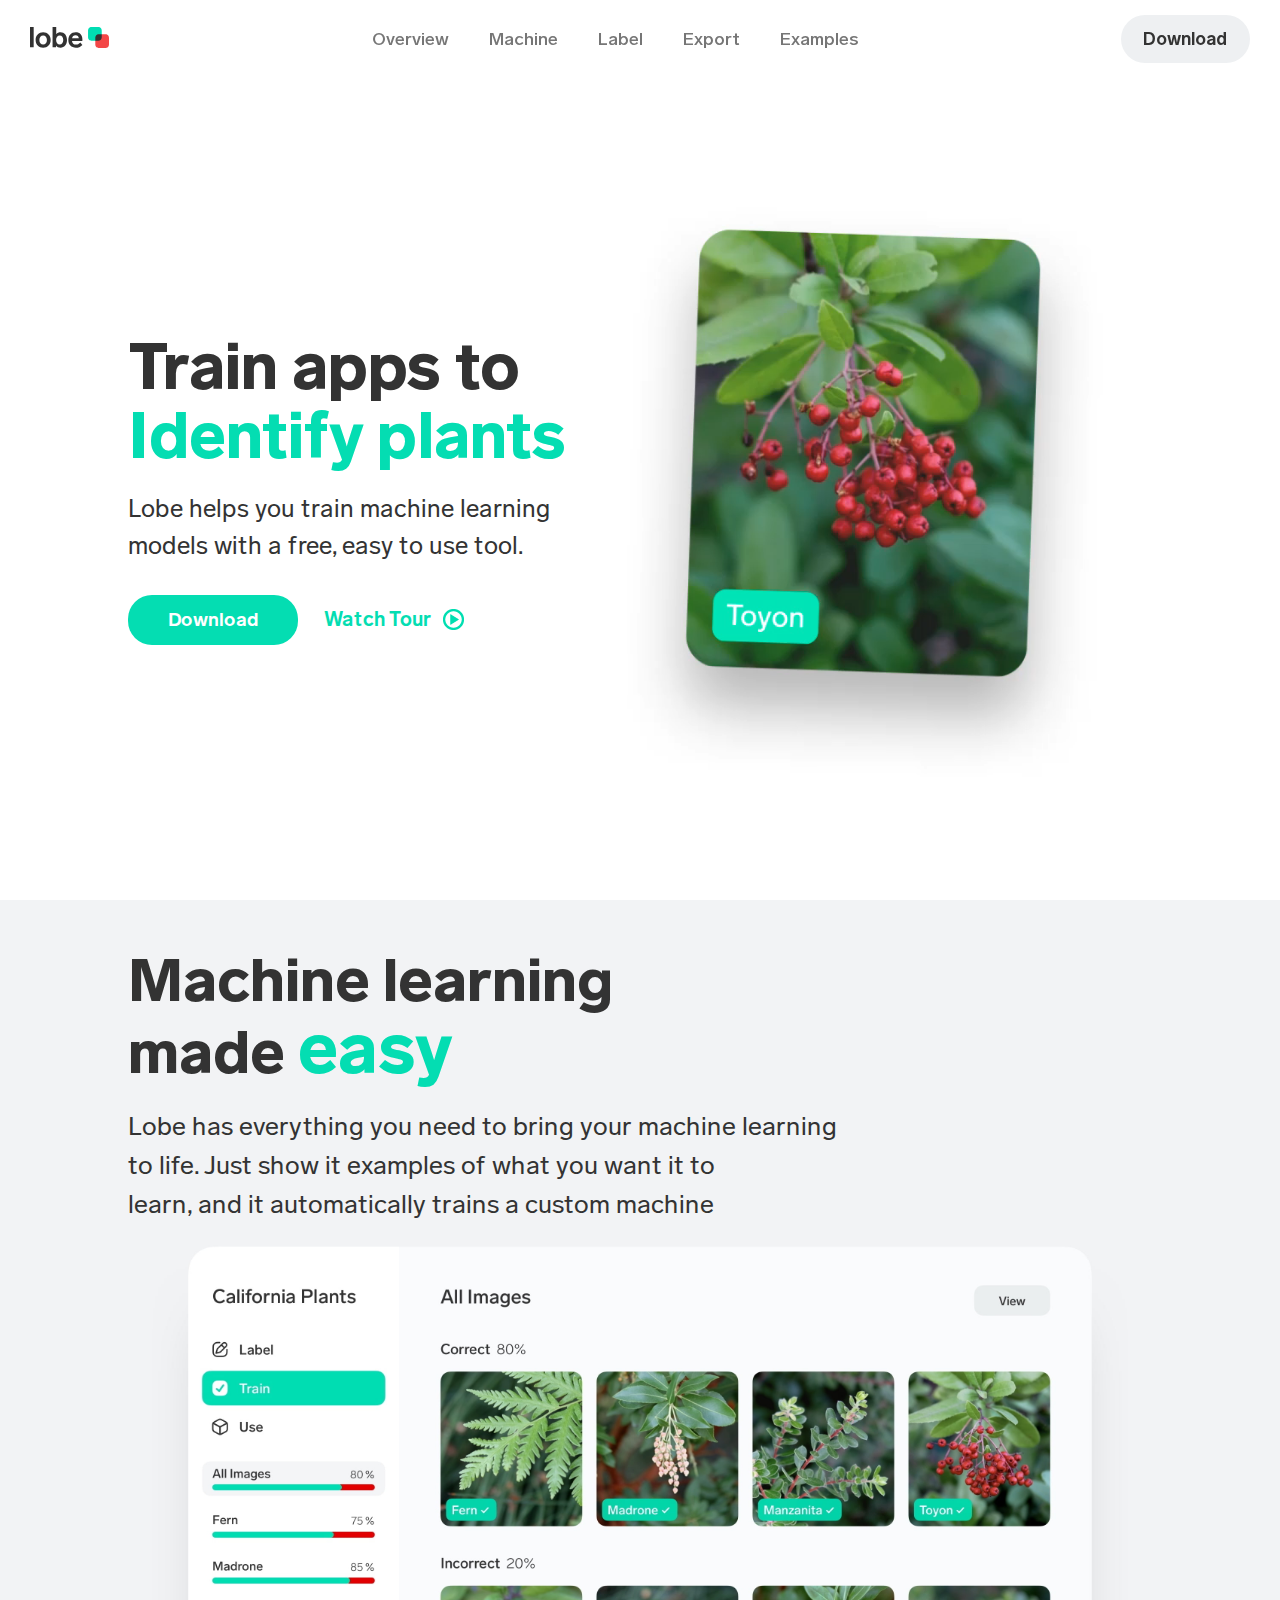
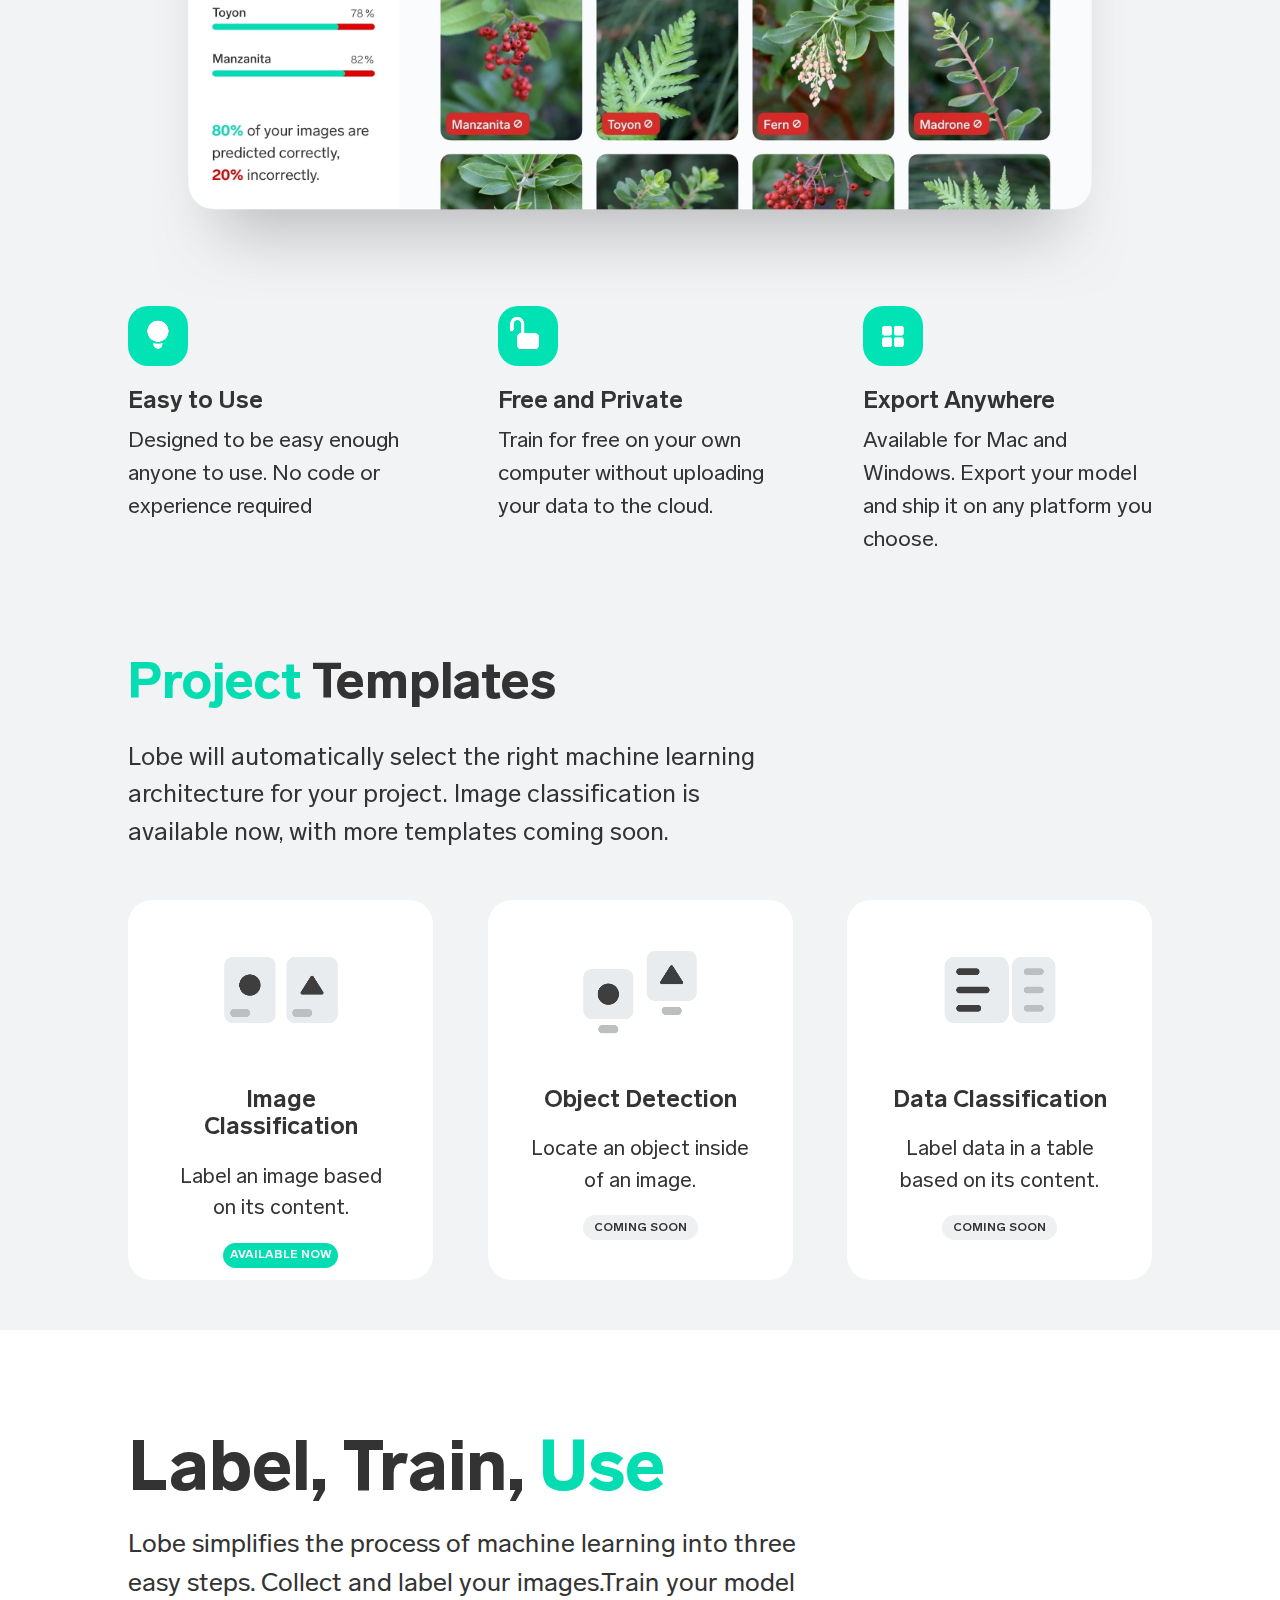
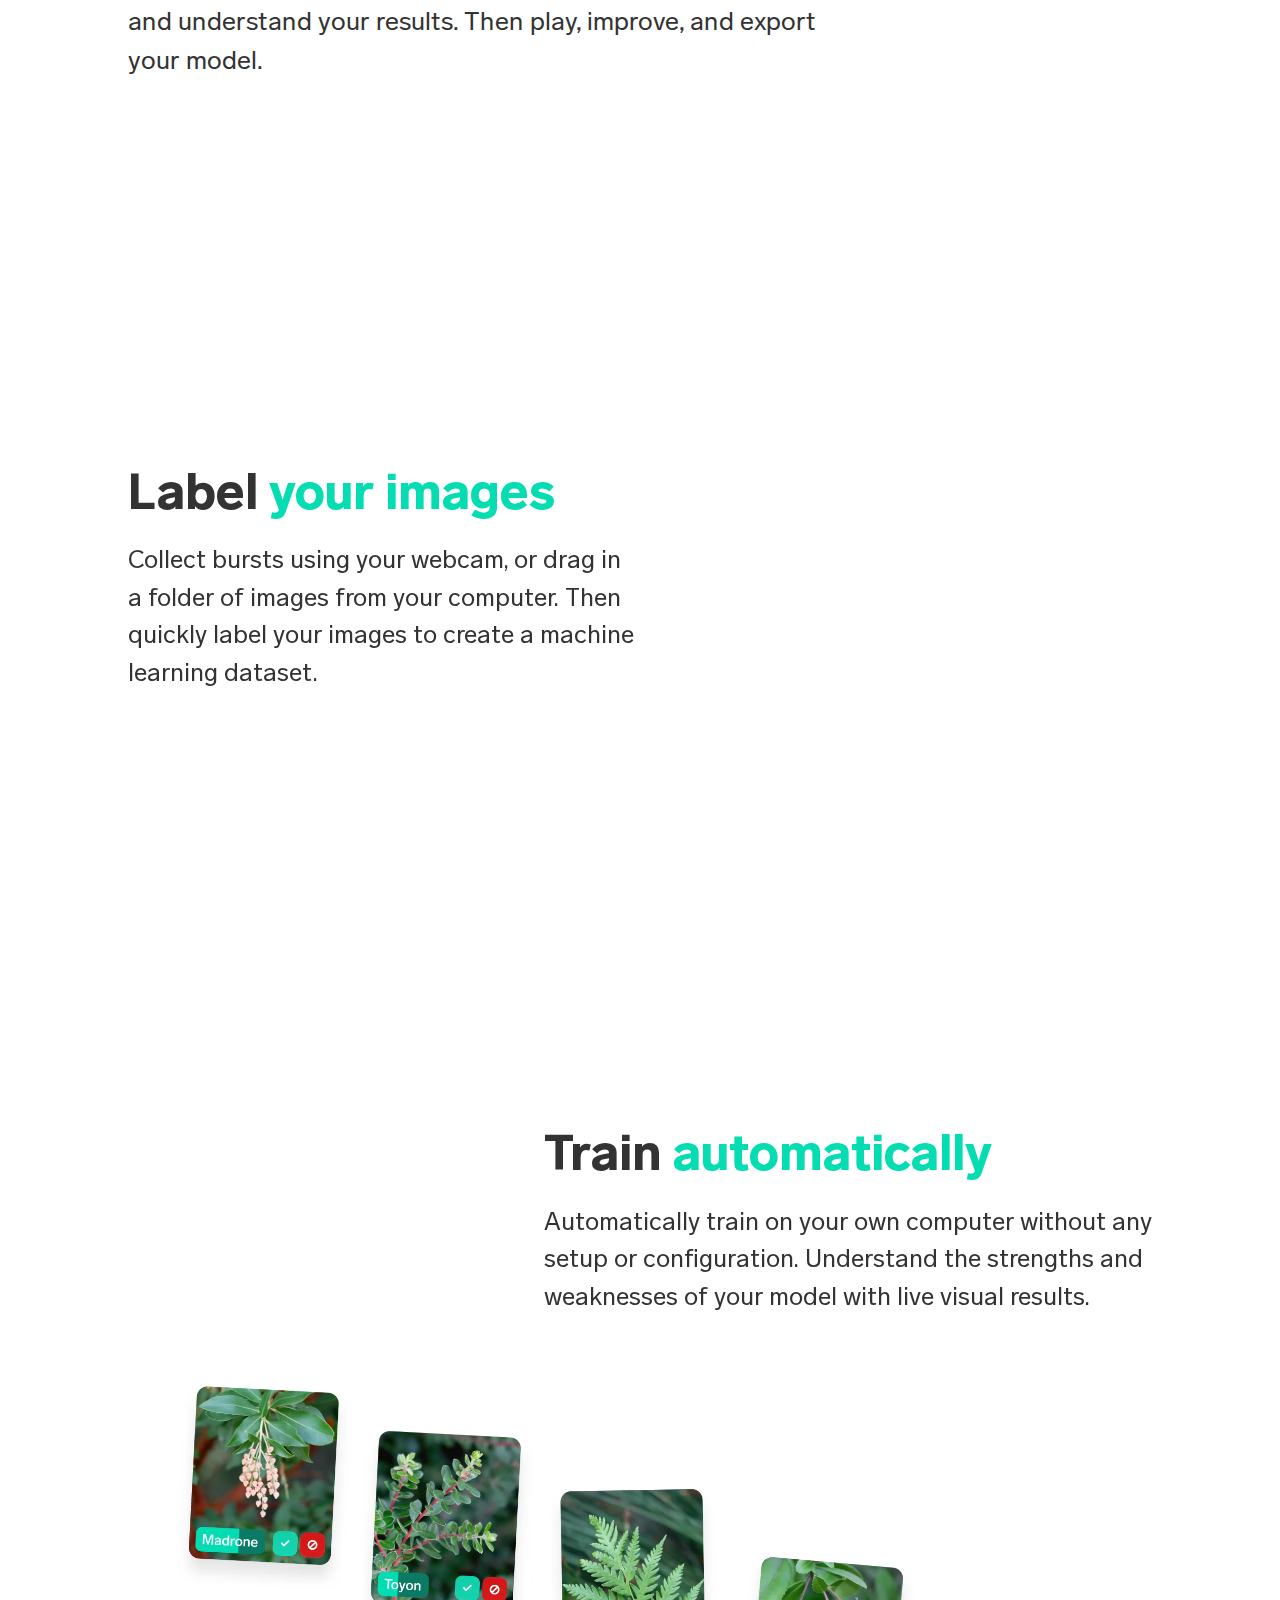
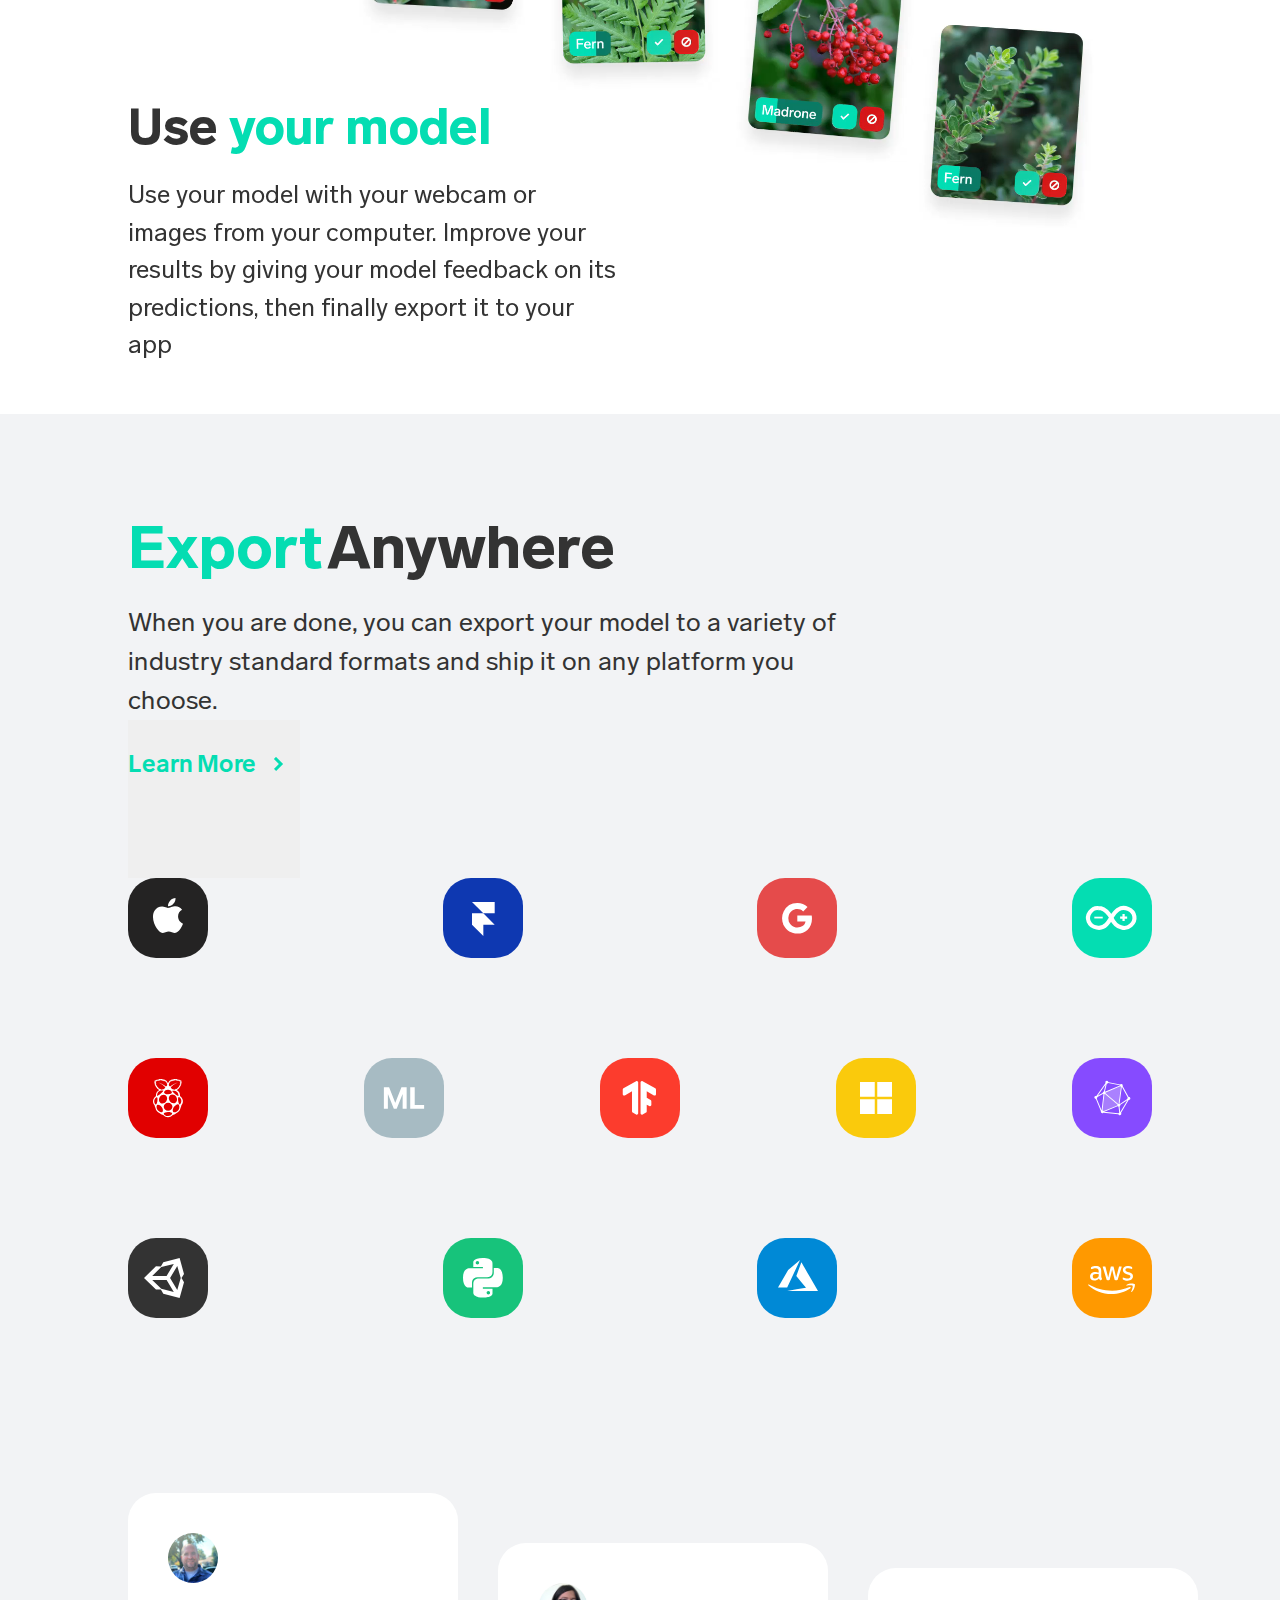
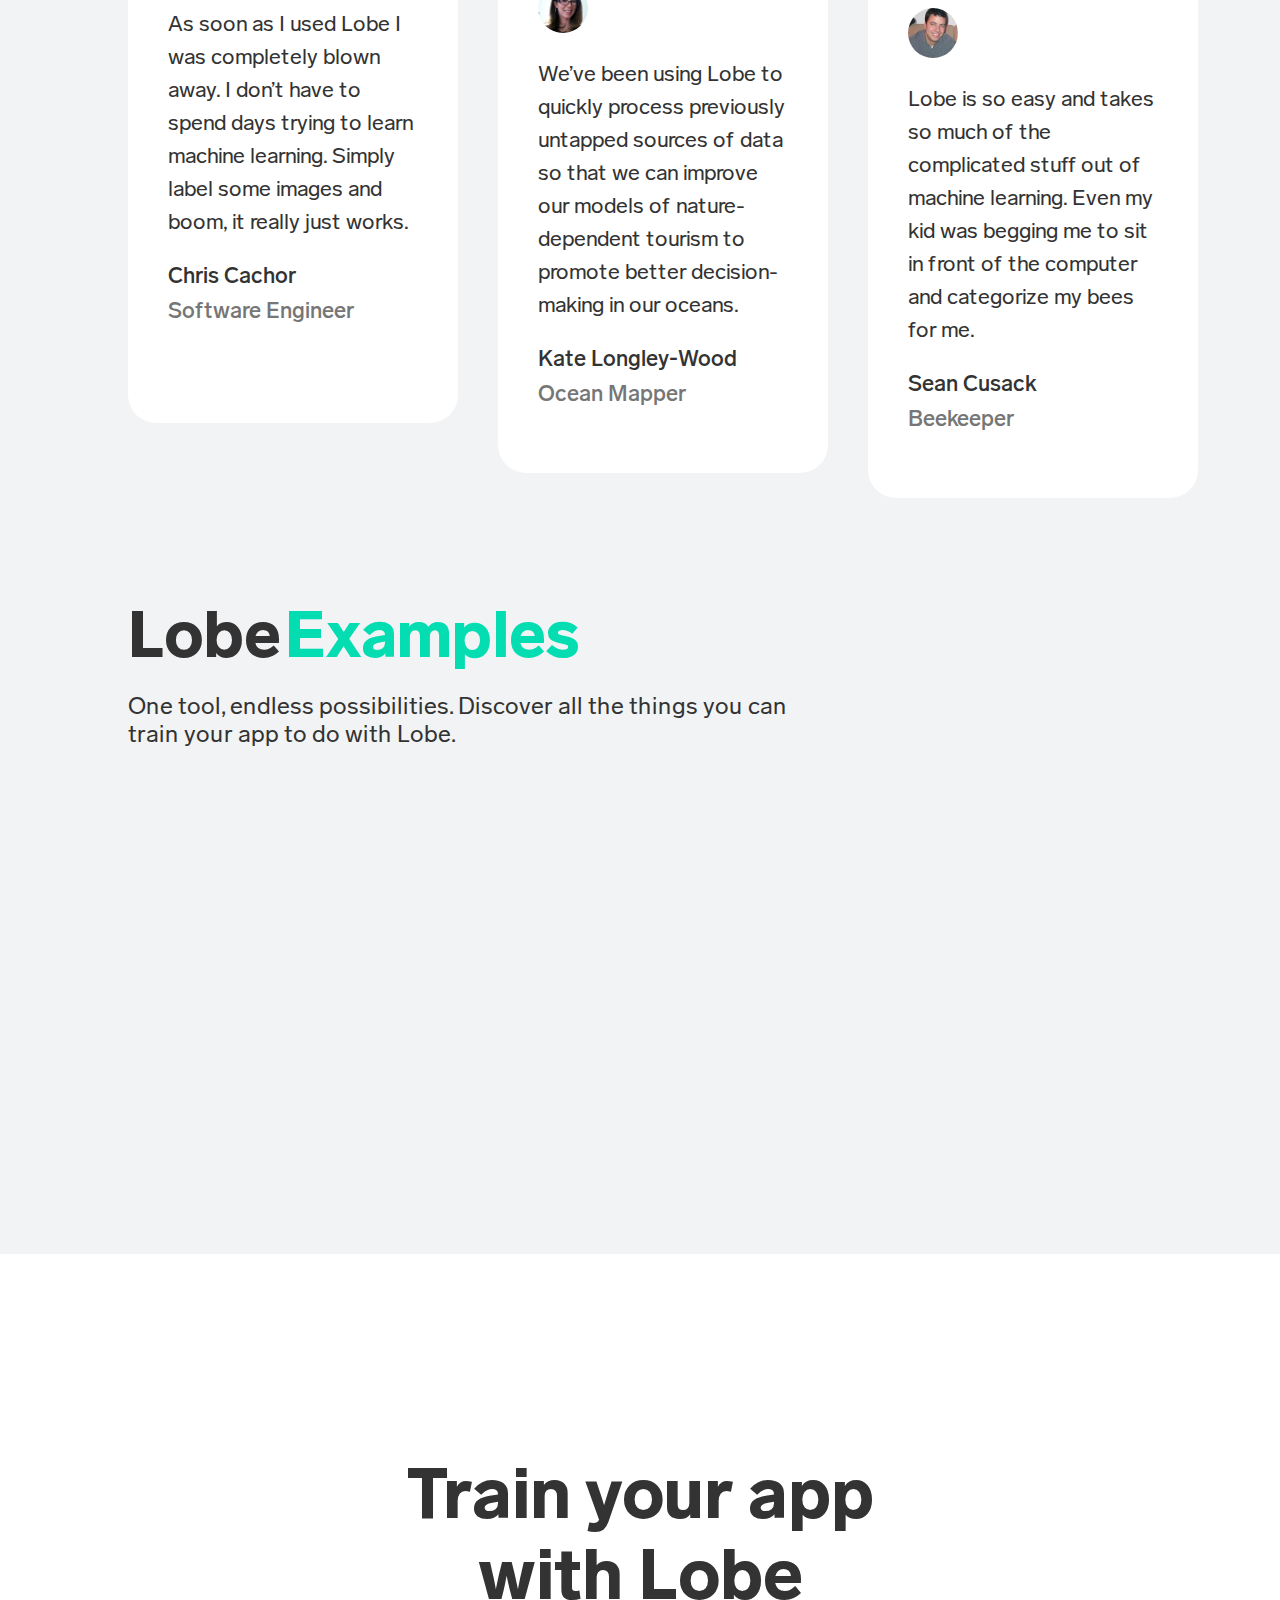
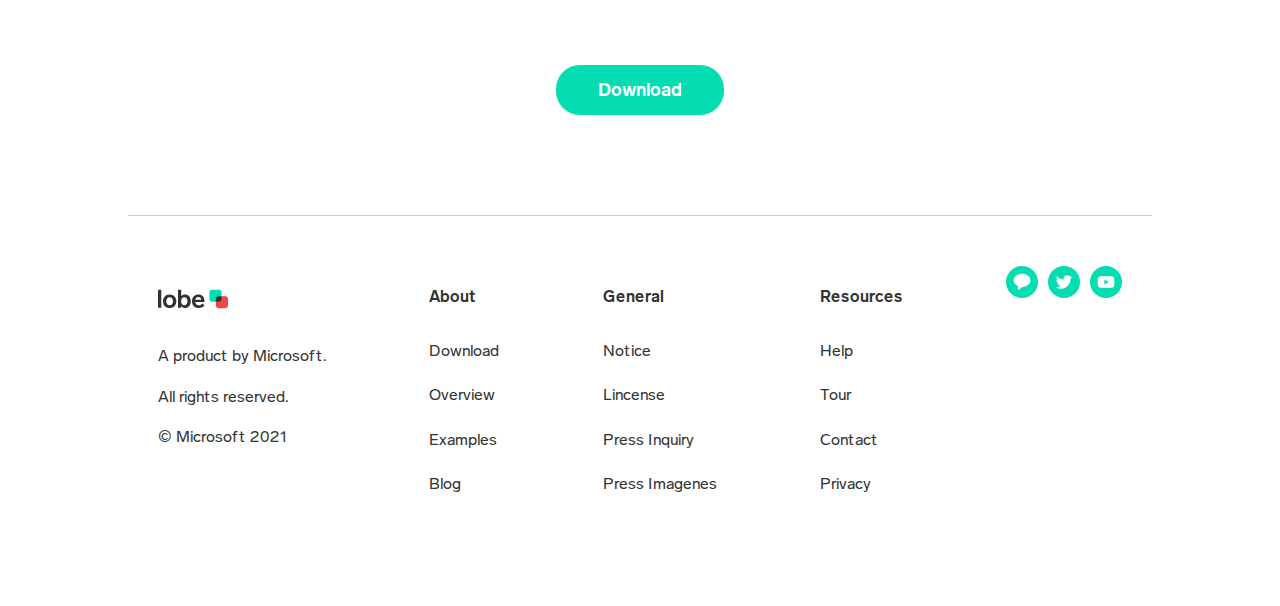
<file: index.html>
<!DOCTYPE html>
<html lang="es">

<head>
  <meta charset="UTF-8">
  <meta http-equiv="X-UA-Compatible" content="IE=edge">
  <meta name="viewport" content="width=device-width, initial-scale=1.0">
  <title>Lobe  | Marlon</title>
  <link rel="stylesheet" href="./css/normalize.css">
  <link rel="stylesheet" href="./css/main.css">
  <link data-react-helmet="true" rel="shortcut icon" type="image/x-icon" href="./imagenes/favicon.ico">
</head>

<body>
  <header class="header">
    <div class="header-menu">
      <div class="header-logo">
        <a href="./Overwiew.html"> <img class="header-logo-svg" src="./imagenes/svgexport-1.svg" alt="logo"> </a>
      </div>
      <div class="header-nav">
        <a href="#Overview">Overview</a>
        <a href="#machine">Machine</a>
        <a href="#Label">Label</a>
        <a href="#Export">Export</a>
        <a href="#Examples">Examples</a>
      </div>

      <div class="header-right">
        <button class="header-download-button">
          <a href="">Download</a>
        </button>
      </div>
    </div>
    </div>
  </header>

  <main>
    <div id="Overview" class="main-train">
      <div class="main-train-left">
          <h1>Train apps to</h1>
          <span class="main-tittle-color">Identify plants</span>
          <p class="main-tittle-p">Lobe helps you train machine learning <br> models with a free, easy to use
            tool.</p>

          <div class="button-main">
            <button class="main-download-button">
              <a href="">Download</a>
            </button>

            <button class="main-watch-button">
              <a href="">Watch Tour</a>
              <img src="./imagenes/bx-play-circle.png" alt="circle">
            </button>
          </div>
      </div>

      <div class="main-train-right">
        <video class="main-mp4" autoplay loop>
          <source src="./imagenes/video.mp4" type="video/mp4">
        </video>
      </div>
    </div>

    <div id="machine" class="main-machine-background">
      <div class="main-machine">
        <div class="main-machine-container">
            <span>Machine learning</span>
            <div>made <span class="main-machine-color">easy</span></div>
            <p>Lobe has everything you need to bring your machine learning <br> to life. Just show it
              examples of what you want it to <br> learn, and it automatically trains a custom machine
        </div>
        
        <img class="main-jpg" src="./imagenes/screenshot@2x.jpg" alt="jpg">

        <div class="main-container-cards">
          <div>
            <video autoplay loop>
              <source src="./imagenes/lightbulb.mp4" type="video/mp4">
            </video>
              <span>Easy to Use</span>
              <p>Designed to be easy enough <br> anyone to use. No code or <br> experience required</p>
          </div>

          <div>
            <video autoplay loop>
              <source src="./imagenes/lock.mp4" type="video/mp4">
            </video>
              <span>Free and Private</span>
              <p>Train for free on your own <br> computer without uploading <br> your data to the cloud.
              </p>
          </div>

          <div>
            <video autoplay loop>
              <source src="./imagenes/ship.mp4" type="video/mp4">
            </video>
              <span>Export Anywhere</span>
              <p>Available for Mac and <br> Windows. Export your model <br> and ship it on any platform
                you <br> choose.</p>
          </div>
        </div>

        <div class="main-container-2">
            <span class="main-container-2-color">Project</span> 
            <span>Templates</span>
            <p>Lobe will automatically select the right machine learning <br> architecture for your project.
              Image
              classification is <br> available now, with more templates coming soon.</p>
        </div>

        <div class="main-cards-white">
          <div class="cards-white-one">
            <video class="cards-video" autoplay loop>
              <source src="./imagenes/1.mp4" type="video/mp4">
            </video>
            <div class="card-title">Image Classification</div>
            <p>Label an image based on its content.</p>
            <div class="card-border-color">AVAILABLE NOW</div>
          </div>

          <div class="cards-white-two">
            <video class="cards-video" autoplay loop>
              <source src="./imagenes/2.mp4" type="video/mp4">
            </video>
            <div class="card-title">Object Detection</div>
            <p>Locate an object inside of an image.</p>
            <div class="card-border-gris">COMING SOON</div>
          </div>

          <div class="cards-white-two">
            <video class="cards-video" autoplay loop>
              <source src="./imagenes/3.mp4" type="video/mp4">
            </video>
            <div class="card-title">Data Classification</div>
            <p>Label data in a table based on its content.</p>
            <div class="card-border-gris">COMING SOON</div>
          </div>
        </div>
      </div>
    </div>

    <div id="Label" class="section-container">
      <div class="section-label"> 
          <span>Label, Train,</span>
          <span class="section-label-color">Use</span>
          <p>Lobe simplifies the process of machine learning into three <br> easy steps. Collect and label
            your images.Train your model <br> and understand your results. Then play, improve, and export <br> your
            model.</p>
      </div>

      <div class="section-finally-video">
        <video autoplay loop>
          <source src="./imagenes/Quickly.mp4" type="video/mp4">
        </video>
      </div>

      <div class="section-label-your">
          <span class="section-label-your-gris">Label <span class="section-label-your-color">your images</span></span>
          <p>Collect bursts using your webcam, or drag in <br> a folder of images from your computer. Then
            <br> quickly label your images to create a machine <br> learning dataset.
          </p>
      </div>

      <div class="section-finally-video">
        <video autoplay loop>
          <source src="./imagenes/predicted.mp4" type="video/mp4">
        </video>
      </div>

      <div class="section-train-content">
        <div class="section-train">
          <span class="section-train-gris">Train  <span class="section-train-color">automatically</span> </span>
          <p>Automatically train on your own computer without any <br>
            setup or configuration. Understand the strengths and <br> weaknesses of your model with live visual results.
          </p>
        </div>
      </div>


      <div class="section-finally-video">
        <video autoplay loop>
          <source src="./imagenes/Finally.mp4" type="video/mp4">
        </video>
      </div>

      <div class="section-use">
          <span class="section-use-gris">Use  <span class="section-use-color">your model</span></span>
          <p>Use your model with your webcam or <br> images from your computer. Improve
            your <br> results by giving your model feedback on its <br> predictions, then finally export it
            to your<br> app</p>
      </div>
    </div>

    <section id="Export" class="section-section-background">
      <div class="section-section-container">
        <div class="section-section-export">
           <span class="section-export-color">Export</span>
            <span class="section-export-gris">Anywhere</span>
            <p>When you are done, you can export your model to a variety of <br> industry standard formats
              and ship it on any platform you <br> choose.</p>
          <button class="section-section-button">
            <a href="">Learn More</a>
            <img src="./imagenes/chevron-right-solid-24.png" alt="bx">
          </button>
        </div>


        <div class="section-bubbles-container">

          <div class="figure-bubble">
            <img src="./imagenes/descarga.svg" alt="apple">
          </div>

          <div class="figure-bubble2">
            <img src="./imagenes/descarga (1).svg" alt="framer">
          </div>

          <div class="figure-bubble3">
            <img src="./imagenes/descarga (2).svg" alt="google">
          </div>


          <div class="figure-bubble4">
            <img src="./imagenes/descarga (3).svg" alt="arduino">
          </div>
        </div>

        <div class="section-bubbles-container2">

          <div class="figure-bubble5">
            <img src="./imagenes/descarga (4).svg" alt="arduino">
          </div>

          <div class="figure-bubble6">
            <img src="./imagenes/descarga (5).svg" alt="arduino">
          </div>

          <div class="figure-bubble7">
            <img src="./imagenes/descarga (7).svg" alt="google">
          </div>

          <div class="figure-bubble8">
            <img src="./imagenes/descarga (8).svg" alt="arduino">
          </div>

          <div class="figure-bubble9">
            <img src="./imagenes/descarga (9).svg" alt="arduino">
          </div>
        </div>

        <div class="section-bubbles-container3">

          <div class="figure-bubble10">
            <img src="./imagenes/descarga (10).svg" alt="framer">
          </div>

          <div class="figure-bubble11">
            <img src="./imagenes/descarga (11).svg" alt="framer">
          </div>

          <div class="figure-bubble12">
            <img src="./imagenes/descarga (12).svg" alt="google">
          </div>
          <div class="figure-bubble13">
            <img src="./imagenes/descarga(13).svg" alt="arduino">
          </div>
        </div>

        <div class="testimonials-cards">
          <div class="testimonials-cards-1">
            <img src="./imagenes/avatar1@2x.jpg" alt="avatar1">
            <p>As soon as I used Lobe I was completely blown away. I don’t have to spend days trying to
              learn machine learning. Simply label some images and boom, it really just works.</p>
            <span class="testimonials-span">Chris Cachor</span>
            <span class="testimonials-span-color">Software Engineer</span>
          </div>

          <div class="testimonials-cards-2">
            <img src="./imagenes/avatar2@2x.jpg" alt="avatar2">
            <p>We’ve been using Lobe to quickly process previously untapped sources of data so that we can
              improve our models of nature- dependent tourism to promote better decision- making in our
              oceans.</p>
            <span class="testimonials-span">Kate Longley-Wood</span>
            <span class="testimonials-span-color">Ocean Mapper</span>
          </div>

          <div class="testimonials-cards-3">
            <img src="./imagenes/avatar3@2x.jpg" alt="avatar3">
            <p>Lobe is so easy and takes so much of the complicated stuff out of machine learning. Even my
              kid was begging me to sit in front of the computer and categorize my bees for me.</p>
            <span class="testimonials-span">Sean Cusack</span>
            <span class="testimonials-span-color">Beekeeper</span>
          </div>
        </div>

        <div id="Examples" class="examples-container">
          <span class="example-tittle-gris">Lobe</span>
          <span class="example-tittle-color">Examples</span>
          <p>One tool, endless possibilities. Discover all the things you can <br> train your app to do with
            Lobe.</p>
        </div>

        <div  class="examples-media-container">
          <div class="examples-media">
            <video autoplay loop>
              <source src="./imagenes/Microscope.mp4" type="video/mp4">
            </video>

            <video autoplay loop>
              <source src="./imagenes/Telescope.mp4" type="video/mp4">
            </video>

            <video autoplay loop>
              <source src="./imagenes/bee.mp4" type="video/mp4">
            </video>

            <video autoplay loop>
              <source src="./imagenes/plant_.mp4" type="video/mp4">
            </video>

            <video autoplay loop>
              <source src="./imagenes/Trainer.mp4" type="video/mp4">
            </video>

            <video autoplay loop>
              <source src="./imagenes/hand_.mp4" type="video/mp4">
            </video>

            <video autoplay loop>
              <source src="./imagenes/Safety.mp4" type="video/mp4">
            </video>

            <video autoplay loop>
              <source src="./imagenes/Equipment.mp4" type="video/mp4">
            </video>
          </div>
        </div>
      </div>
    </section>
  </main>

  <footer>
    <div class="footer-tittle">
      <span>Train your app</span>
      <span>with Lobe</span>
      <button>
        <a href="">Download</a>
      </button>
    </div>
    <div class="footer-linea">

      <div class="footer-columns">
        <div class="footer-footer-column">
          <img class="header-logo-svg" src="./imagenes/svgexport-1.svg" alt="logo">
          <div>A product by Microsoft.</div>
          <div>All rights reserved.</div>
          <div>© Microsoft 2021</div>
        </div>

        <div class="footer-footer-column-2">
          <span>About</span>
          <a href="">Download</a>
          <a href="">Overview</a>
          <a href="">Examples</a>
          <a href="">Blog</a>
        </div>

        <div class="footer-footer-column-3">
          <span>General</span>
          <a href="">Notice</a>
          <a href="">Lincense</a>
          <a href="">Press Inquiry</a>
          <a href="">Press Imagenes</a>
        </div>

        <div class="footer-footer-column-4">
          <span>Resources</span>
          <a href="">Help</a>
          <a href="">Tour</a>
          <a href="">Contact</a>
          <a href="">Privacy</a>
        </div>

        <div class="footer-social">
          <div class="footer-social-circle">
            <img src="./imagenes/message-rounded-solid-24.png" alt="Facebook">
          </div>

          <div class="footer-social-circle">
            <img src="./imagenes/twitter-logo-24.png" alt="Twitter">
          </div>

          <div class="footer-social-circle">
            <img src="./imagenes/youtube-logo-24.png" alt="Youtube">
          </div>
        </div>
      </div>

    </div>
  </footer>
</body>

</html>
</file>
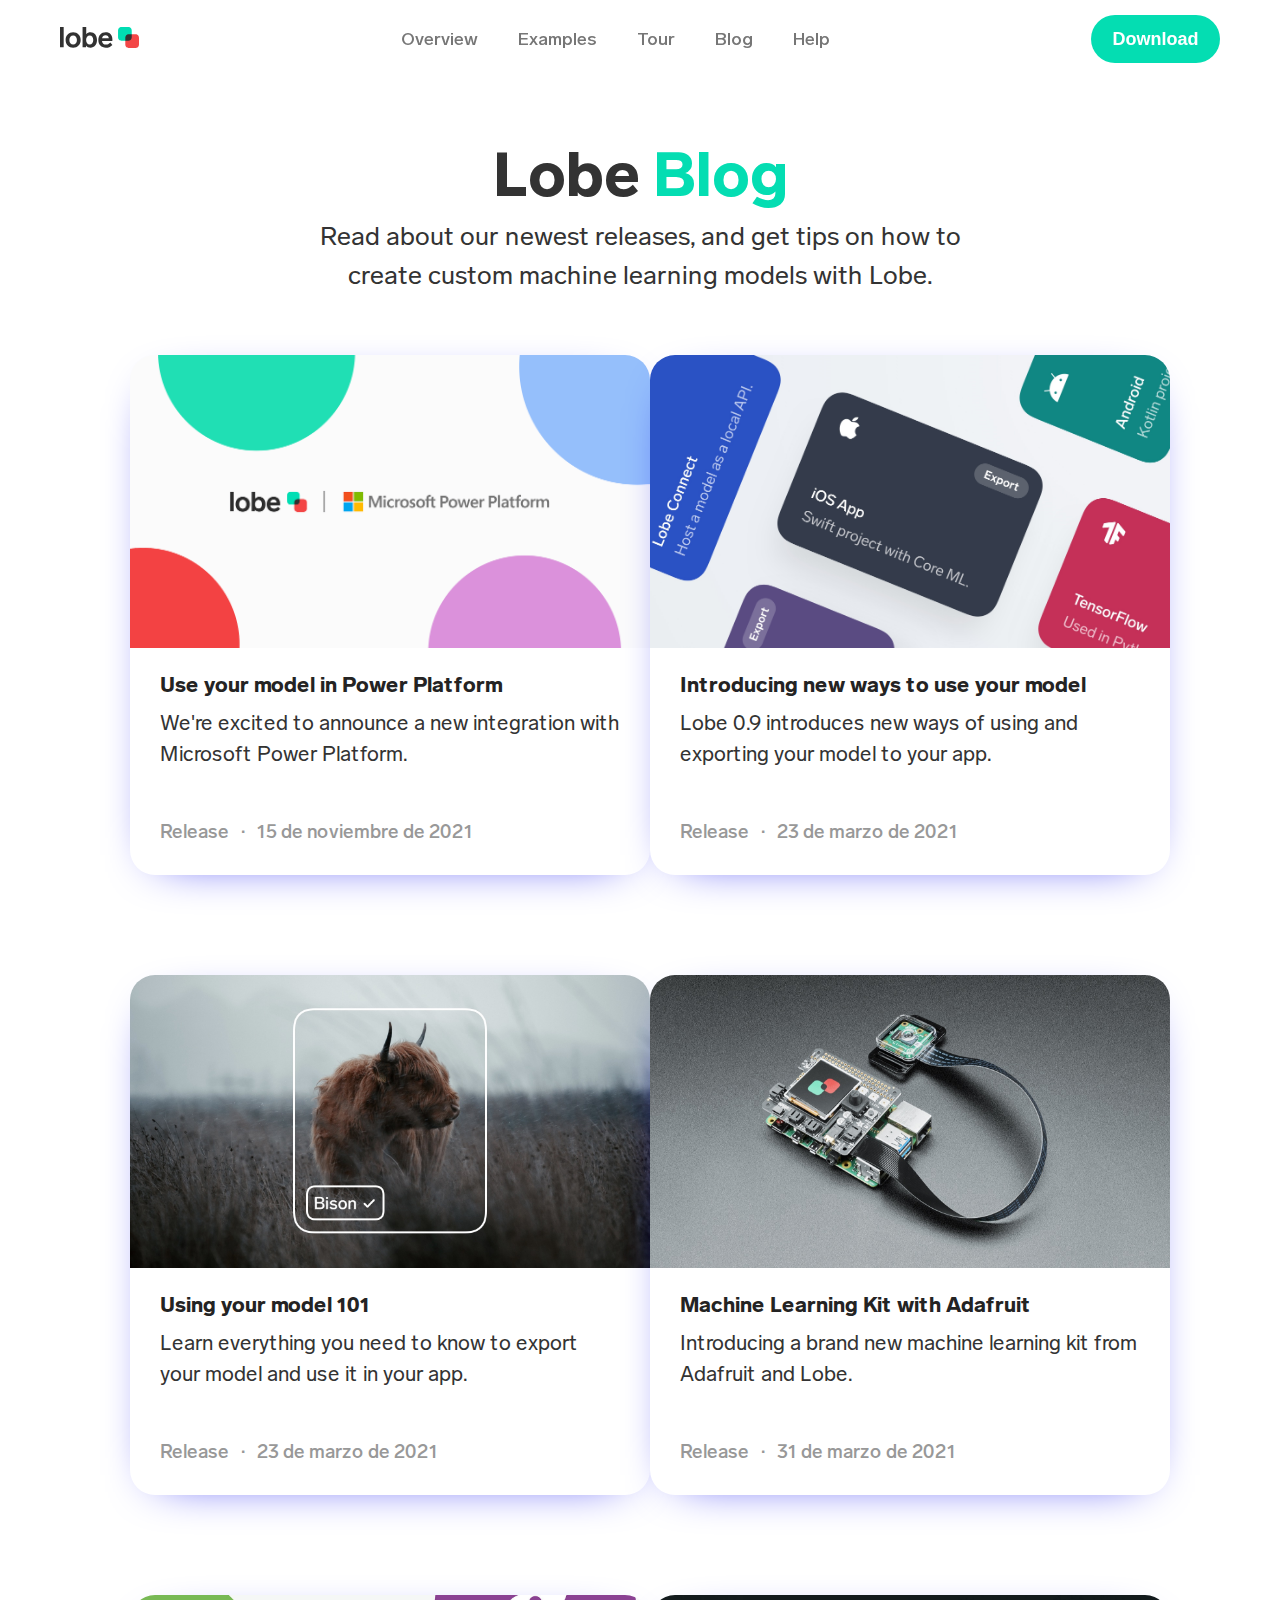
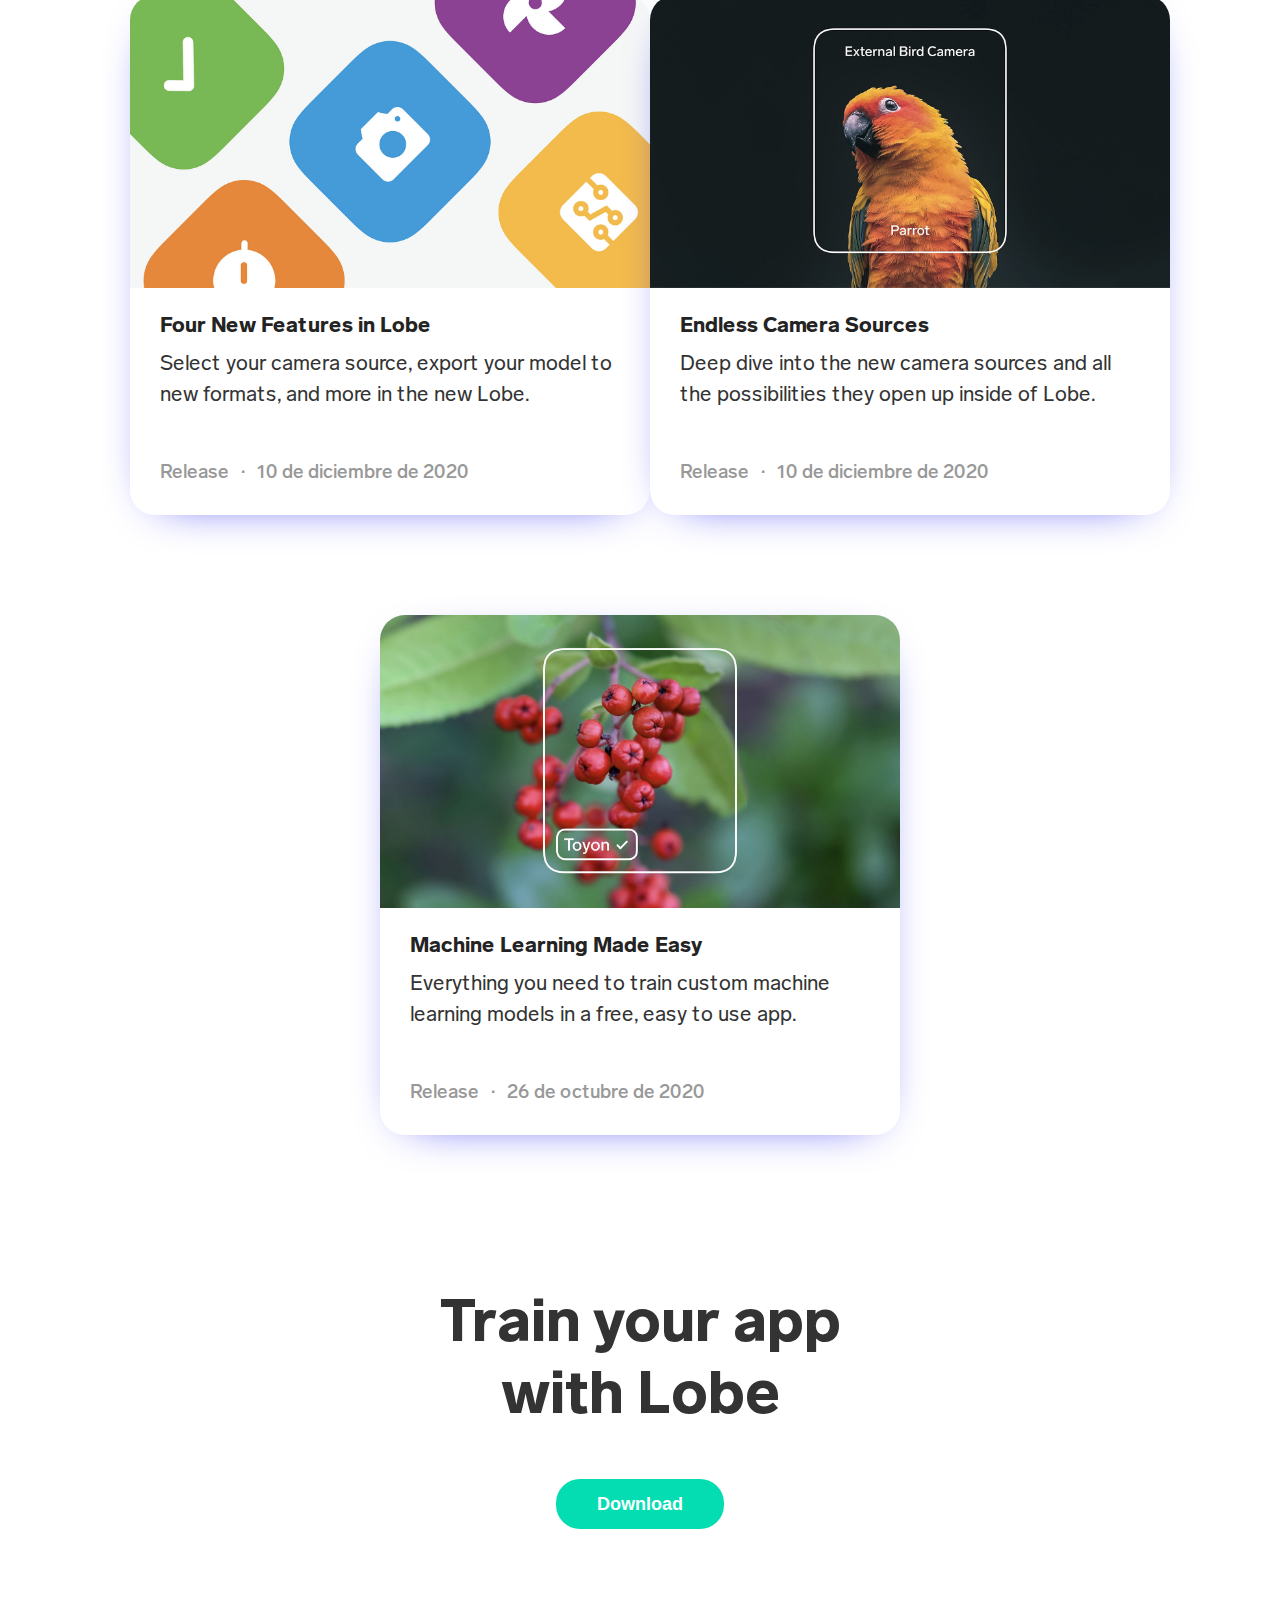
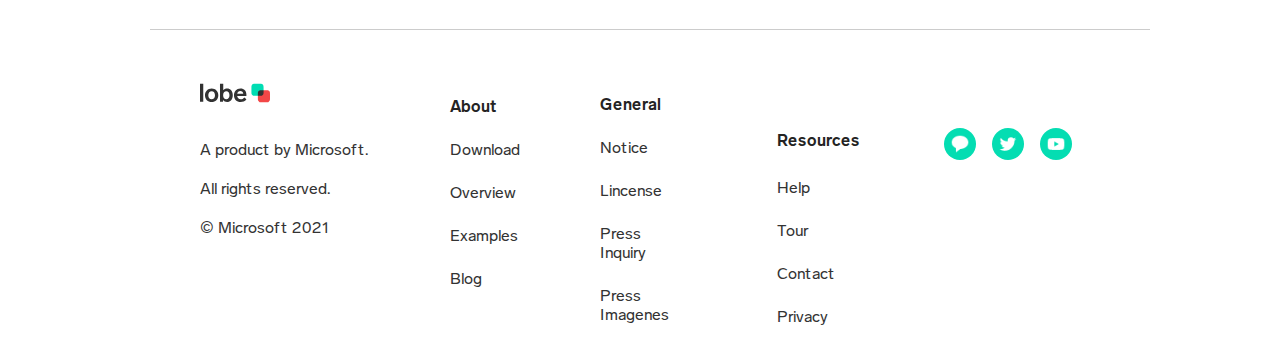
<file: Blog.html>
<!DOCTYPE html>
<html lang="es">
<head>
    <meta charset="UTF-8">
    <meta http-equiv="X-UA-Compatible" content="IE=edge">
    <meta name="viewport" content="width=device-width, initial-scale=1.0">
    <title>Lobe</title>
    <link rel="stylesheet" href="./css/blog.css">
    <link href="//db.onlinewebfonts.com/c/5ffb14c9ea41286ce553095f37596444?family=Lab+Grotesque+Web" rel="stylesheet" type="text/css"/>
</head>
<body>
<header class="header">
<div class="header-menu">
    <div class="header-logo">        
        <a href="./Overwiew.html"> <img class="header-logo-svg" src="./IMG/svgexport-1.svg" alt="logo" > </a>
    </div>
    <div class="header-nav">
        <a href="./Overwiew.html">Overview</a>
        <a href="./Examples.html">Examples</a>
        <a href="./Tour.html">Tour</a>
        <a href="/Blog.html">Blog</a>
        <a href="./Help.html">Help</a>
    </div>
    <div class="header-right">
        <button class="header-download-button">
            <a href="">Download</a>
        </button>
    </div>
</div>
</header>
<main>
    <div class="main-tittle">
        <h1>
            <span>Lobe</span>
            <span class="main-span-color">Blog</span>
        </h1>
        <p>Read about our newest releases, and get tips on how to <br> create custom machine learning models with Lobe.</p>
    </div>
         
     <div class="main-cards">
         <div class="main-card-efect">
             <a href="./blogs/1.html">
        <div class="main-cards-1">
                <img src="./IMG/lobe-and-power-platform.png" alt="">
            <div class="main-cards-1-tittle">Use your model in Power Platform</div>
            <div class="main-cards-1-p">We're excited to announce a new integration with Microsoft Power Platform.</div>
            <div class="main-cards-1-div">Release 
                &nbsp;&nbsp;·&nbsp;&nbsp;
                15 de noviembre de 2021</div>
            </div>
        </a>
         </div>
  
    <div class="main-card-efect">
        <a href="./blogs/2.html">
     <div class="main-cards-1">
         <img src="./IMG/March Release Cards 4.jpg" alt="">
        <div class="main-cards-1-tittle">Introducing new ways to use your model</div>
        <div class="main-cards-1-p">Lobe 0.9 introduces new ways of using and exporting your model to your app.</div>
        <div class="main-cards-1-div">Release 
            &nbsp;&nbsp;·&nbsp;&nbsp;
            23 de marzo de 2021</div>
     </div>
    </a>
    </div>
</div>

    <div class="main-cards">
        <div class="main-card-efect">
        <a href="./blogs/3.html">
        <div class="main-cards-1">
                <img src="./IMG/March Release Bison.jpg" alt="">
            <div class="main-cards-1-tittle">Using your model 101</div>
            <div class="main-cards-1-p">Learn everything you need to know to export your model and use it in your app.</div>
            <div class="main-cards-1-div">Release 
                &nbsp;&nbsp;·&nbsp;&nbsp;
                23 de marzo de 2021</div>
            </div>
        </a>
         </div>

    <div class="main-card-efect">
        <a href="./blogs/4.html">
     <div class="main-cards-1">
            <img src="./IMG/Adafruit Lobe Hero.jpg" alt="">
       
        <div class="main-cards-1-tittle">Machine Learning Kit with Adafruit</div>
        <div class="main-cards-1-p">Introducing a brand new machine learning kit from Adafruit and Lobe.</div>
        <div class="main-cards-1-div">Release 
            &nbsp;&nbsp;·&nbsp;&nbsp;
            31 de marzo de 2021</div>
     </div>
    </a>
    </div>
</div>

    <div class="main-cards">
        <div class="main-card-efect">
            <a href="./blogs/5.html">
            <div class="main-cards-1">
                <img src="./IMG/Release 2.jpg" alt="">
                <div class="main-cards-1-tittle">Four New Features in Lobe</div>
                <div class="main-cards-1-p">Select your camera source, export your model to new formats, and more in the new Lobe.</div>
                <div class="main-cards-1-div">Release 
                    &nbsp;&nbsp;·&nbsp;&nbsp;
                    10 de diciembre de 2020</div>
                </div>
            </div>
        </a>

         <div class="main-card-efect">
         <a href="./blogs/6.html">
     <div class="main-cards-1">
            <img src="./IMG/4.jpg" alt="">
            <div class="main-cards-1-tittle">Endless Camera Sources</div>
            <div class="main-cards-1-p">Deep dive into the new camera sources and all the possibilities they open up inside of Lobe.</div>
            <div class="main-cards-1-div">Release 
                &nbsp;&nbsp;·&nbsp;&nbsp;
                10 de diciembre de 2020</div>
            </div>
        </a>
        </div>
    </div>

<div class="main-cards-container2">
    <div class="main-cards-2">
        <a href="./blogs/7.html">
        <div class="main-cards-card2">
                <img src="./IMG/Plants Overlay.jpg" alt="">
            <div class="main-cards-2-tittle">Machine Learning Made Easy</div>
            <div class="main-cards-2-p">Everything you need to train custom machine learning models in a free, easy to use app.</div>
            <div class="main-cards-2-div">Release 
                &nbsp;&nbsp;·&nbsp;&nbsp;
                26 de octubre de 2020</div>
         </div>
        </a>
        </div>
    </div>


</main>
<footer>
    <div class="footer-tittle">
        <span>Train your app</span>
        <span>with Lobe</span>
        <button>
            <a href="">Download</a>
        </button>
    </div>
        <div class="footer-linea"></div>
        <div class="footer-footer-column">
            <img class="header-logo-svg" src="./IMG/svgexport-1.svg" alt="logo" >
            <div>A product by Microsoft.</div>
            <div>All rights reserved.</div>
            <div>© Microsoft 2021</div>
        </div>
        
        <div class="footer-footer-column-2">
            <div>About</div>
            <a href="">Download</a>
            <a href="">Overview</a>
            <a href="">Examples</a>
            <a href="">Blog</a>
        </div>

        <div class="footer-footer-column-3">
            <div>General</div>
            <a href="">Notice</a>
            <a href="">Lincense</a>
            <a href="">Press Inquiry</a>
            <a href="">Press Imagenes</a>
        </div>

        <div class="footer-footer-column-4">
            <div>Resources</div>
            <a href="">Help</a>
            <a href="">Tour</a>
            <a href="">Contact</a>
            <a href="">Privacy</a>
        </div>
        
        <div class="footer-social">
            <div class="footer-social-circle">
                <img src="./IMG/message-rounded-solid-24.png" alt="Facebook">
            </div>

            <div class="footer-social-circle" >
            <img src="./IMG/twitter-logo-24.png" alt="Twitter">
            </div>

            <div class="footer-social-circle">
            <img src="./IMG/youtube-logo-24.png" alt="Youtube">
        </div>          
        </div>
</footer>
</body>
</html>
</file>
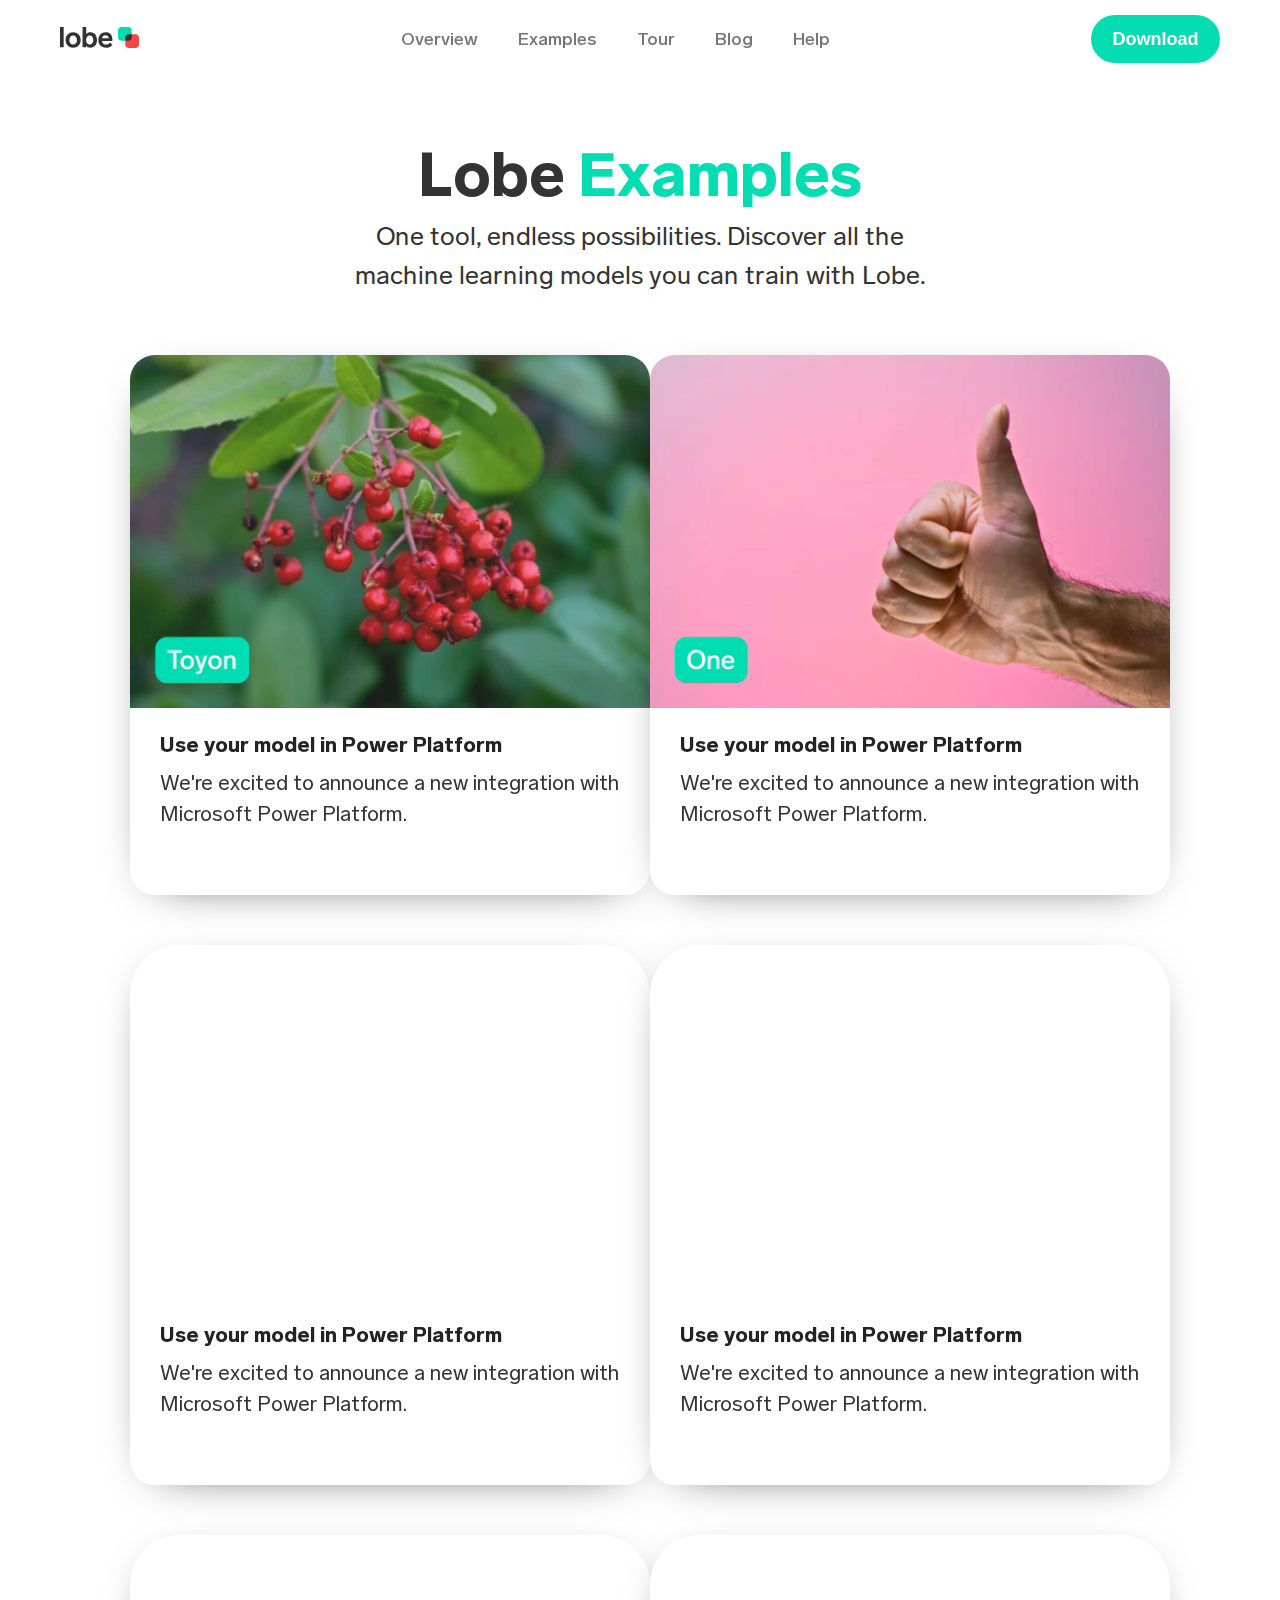
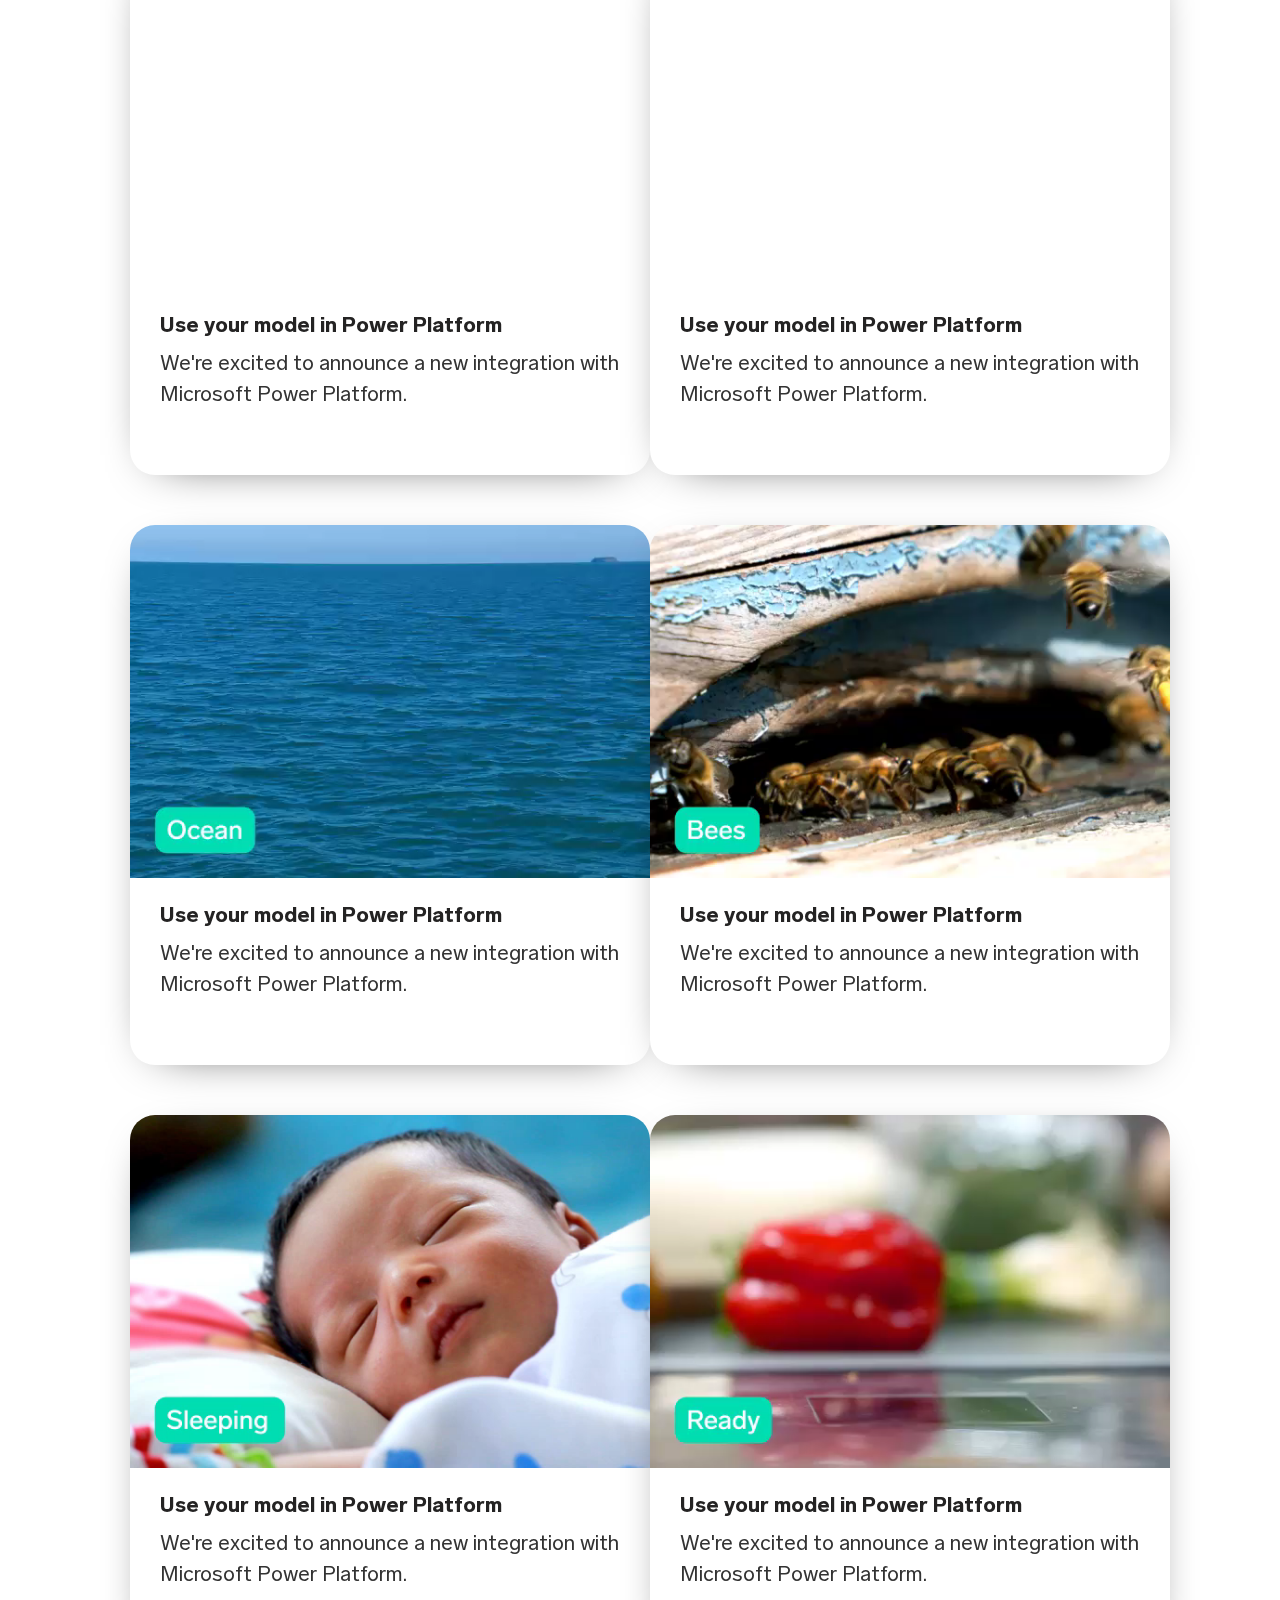
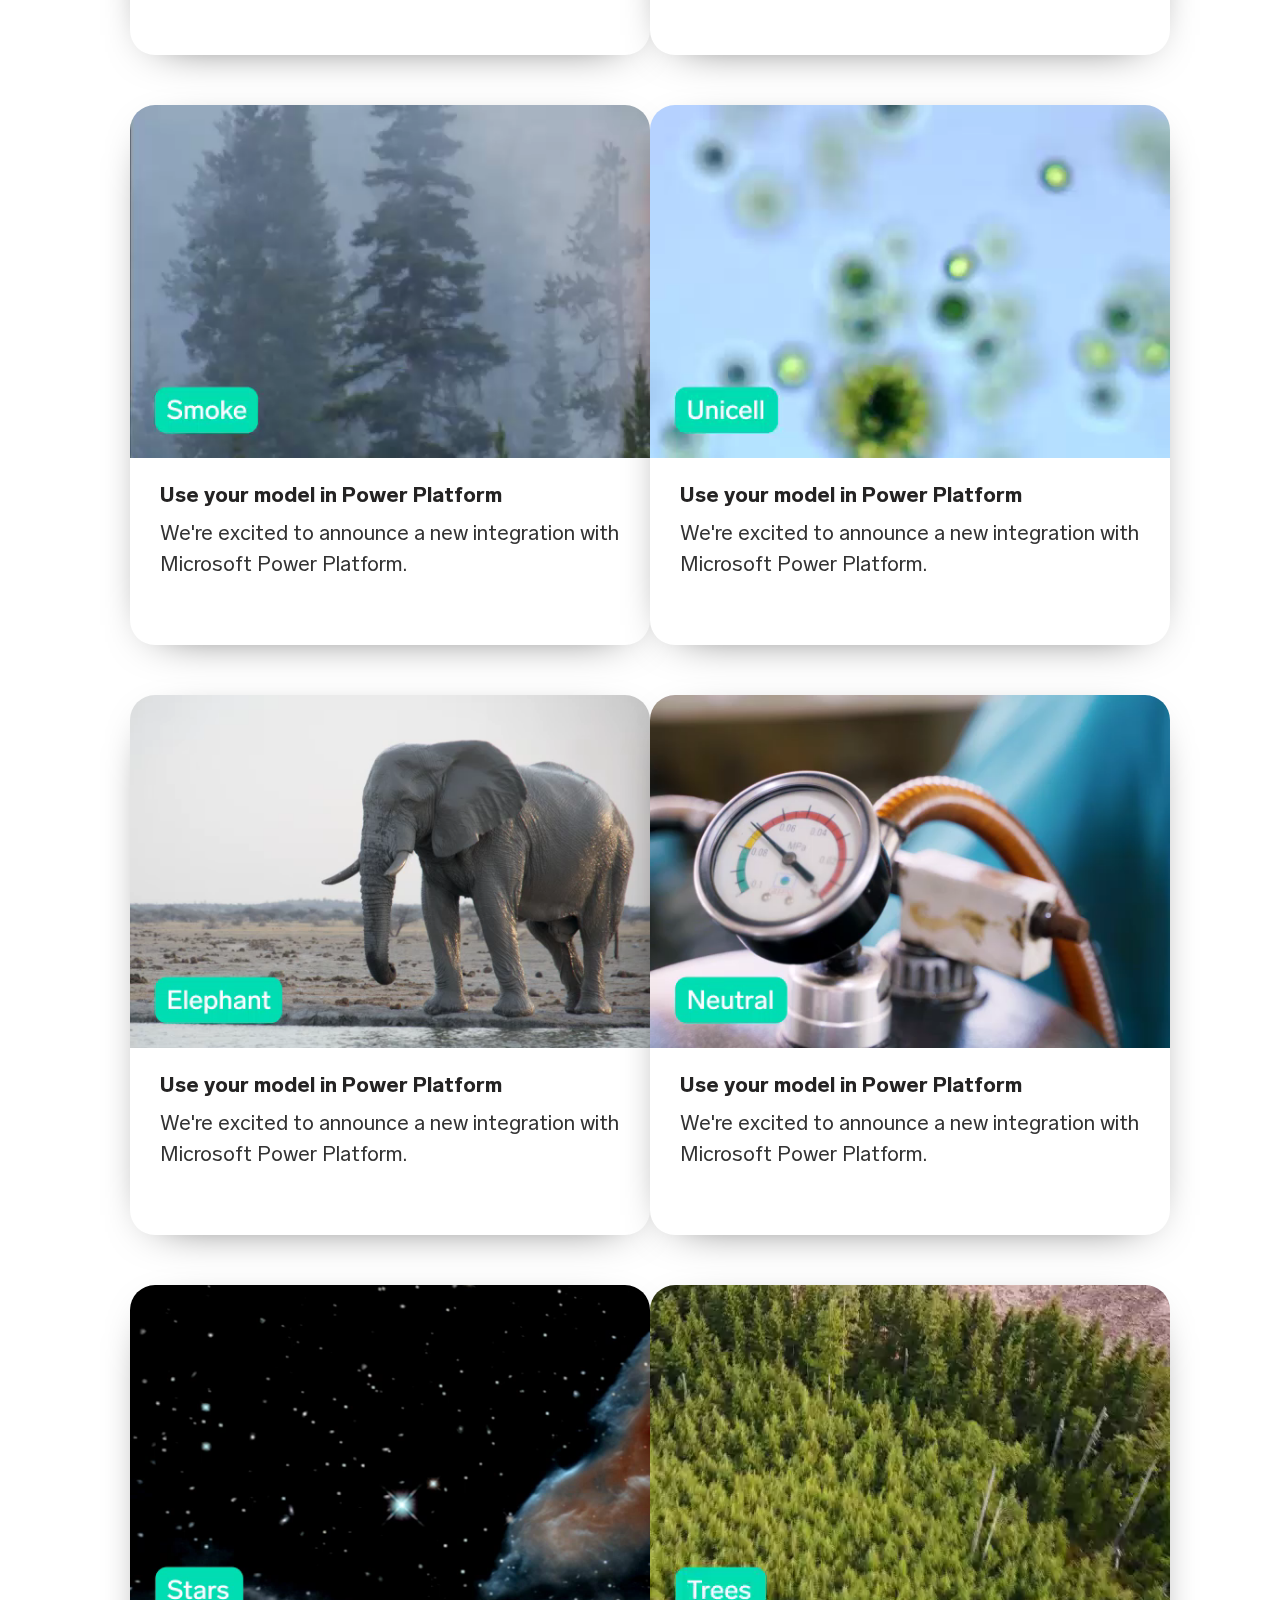
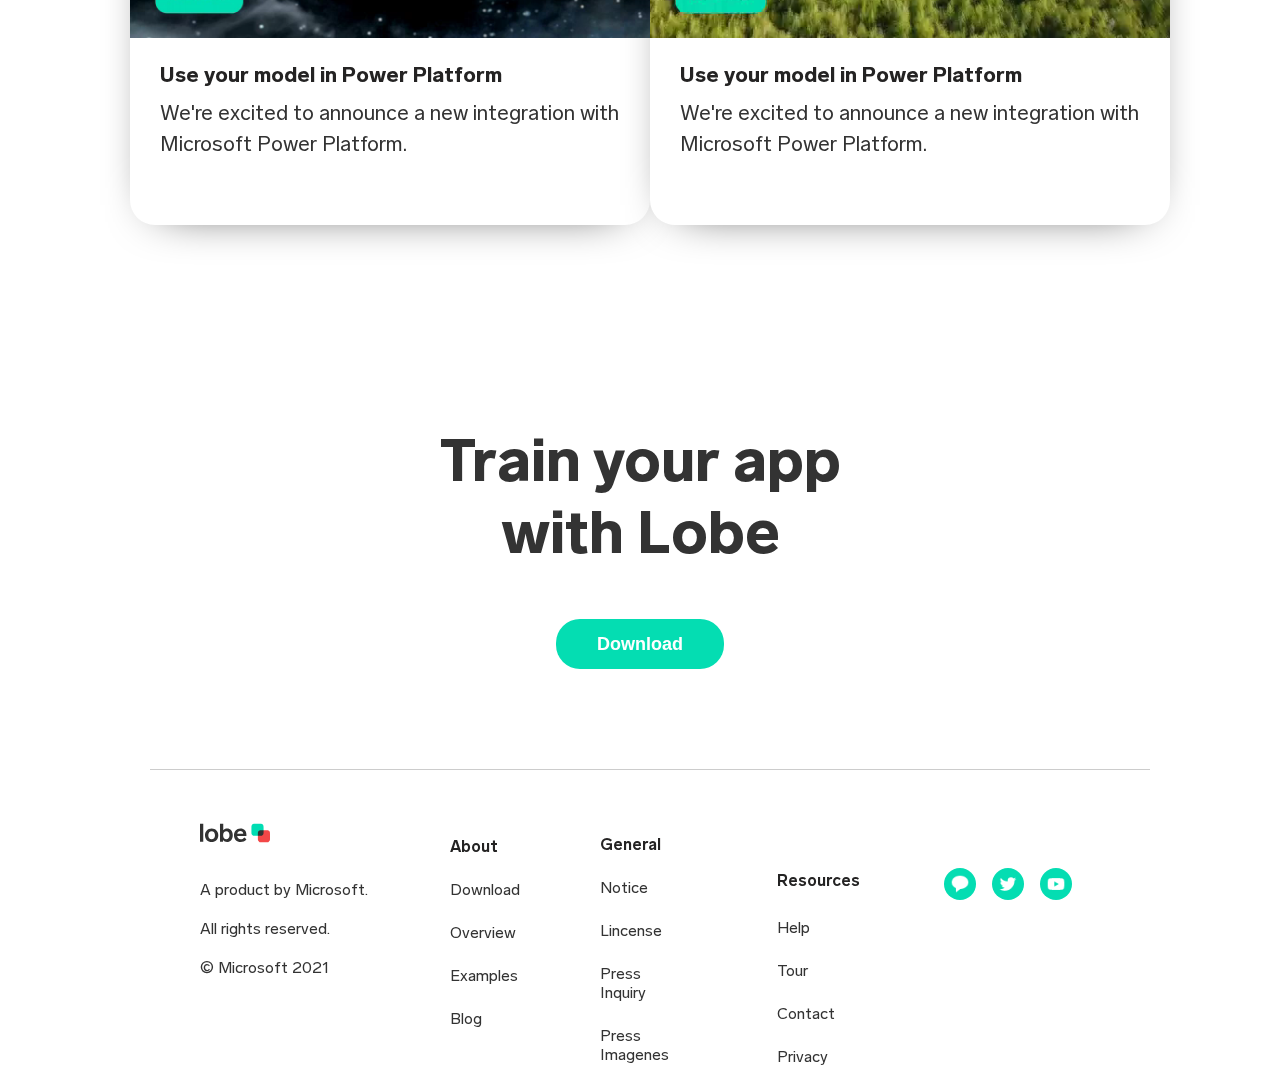
<file: Examples.html>
<!DOCTYPE html>
<html lang="es">
<head>
    <meta charset="UTF-8">
    <meta http-equiv="X-UA-Compatible" content="IE=edge">
    <meta name="viewport" content="width=device-width, initial-scale=1.0">
    <title>Lobe</title>
    <link rel="stylesheet" href="./css/Examples.css">
    <link href="//db.onlinewebfonts.com/c/5ffb14c9ea41286ce553095f37596444?family=Lab+Grotesque+Web" rel="stylesheet" type="text/css"/>
</head>
<body>
<header class="header">
<div class="header-menu">
    <div class="header-logo">        
        <a href="./Overwiew.html"> <img class="header-logo-svg" src="./IMG/svgexport-1.svg" alt="logo" > </a>
    </div>
    <div class="header-nav">
        <a href="./Overwiew.html">Overview</a>
        <a href="./Examples.html">Examples</a>
        <a href="./Tour.html">Tour</a>
        <a href="/Blog.html">Blog</a>
        <a href="./Help.html">Help</a>
    </div>
    <div class="header-right">
        <button class="header-download-button">
            <a href="">Download</a>
        </button>
    </div>
</div>
</header>
<main>
    <div class="main-tittle">
        <h1>
            <span>Lobe</span>
            <span class="main-span-color">Examples</span>
        </h1>
        <p>One tool, endless possibilities. Discover all the <br> machine learning models you can train with Lobe.</p>
    </div>
         
     <div class="main-cards">
        <div class="main-cards-1">
            <video class="main-cards-video" autoplay loop>
                <source src="./IMG/Video of the Plant Species example showing a Toyon and a Madrone with a live prediction in the bottom corner_.mp4" type="video/mp4">
              </video>
            <div class="main-cards-1-tittle">Use your model in Power Platform</div>
            <div class="main-cards-1-p">We're excited to announce a new integration with Microsoft Power Platform.</div>
        </div>

        <div class="main-cards-1">
            <video class="main-cards-video" autoplay loop>
                <source src="./IMG/Video of the Hand Gestures example showing a human hand counting up to 5 and down to 1 with a live prediction in the bottom corner_.mp4" type="video/mp4">
              </video>
            <div class="main-cards-1-tittle">Use your model in Power Platform</div>
            <div class="main-cards-1-p">We're excited to announce a new integration with Microsoft Power Platform.</div>
        </div>
    </div>

    <div class="main-cards">
        <div class="main-cards-1">
            <video class="main-cards-video" autoplay loop>
                <source src="./IMG/Video of the Personal Trainer example showing a woman doing while doing crunches with a live prediction in the bottom corner_.mp4" type="video/mp4">
              </video>
            <div class="main-cards-1-tittle">Use your model in Power Platform</div>
            <div class="main-cards-1-p">We're excited to announce a new integration with Microsoft Power Platform.</div>
        </div>

        <div class="main-cards-1">
            <video class="main-cards-video" autoplay loop>
                <source src="./IMG/Video of the Emotional Reactions example showing a woman smiling and then laughing with a live prediction in the bottom corner_.mp4" type="video/mp4">
              </video>
            <div class="main-cards-1-tittle">Use your model in Power Platform</div>
            <div class="main-cards-1-p">We're excited to announce a new integration with Microsoft Power Platform.</div>
        </div>
    </div>

    <div class="main-cards">
        <div class="main-cards-1">
            <video class="main-cards-video" autoplay loop>
                <source src="./IMG/Video of the Safety Precautions example showing a woman putting her mask on with a live prediction in the bottom corner_.mp4" type="video/mp4">
              </video>
            <div class="main-cards-1-tittle">Use your model in Power Platform</div>
            <div class="main-cards-1-p">We're excited to announce a new integration with Microsoft Power Platform.</div>
        </div>

        <div class="main-cards-1">
            <video class="main-cards-video" autoplay loop>
                <source src="./IMG/Video of the Safety Precautions example showing a woman putting her mask on with a live prediction in the bottom corner_ (1).mp4" type="video/mp4">
              </video>
            <div class="main-cards-1-tittle">Use your model in Power Platform</div>
            <div class="main-cards-1-p">We're excited to announce a new integration with Microsoft Power Platform.</div>
        </div>
    </div>

    <div class="main-cards">
        <div class="main-cards-1">
            <video class="main-cards-video" autoplay loop>
                <source src="./IMG/Video of the Whale Watching example showing a whale jumping off the ocean with a live prediction in the bottom corner_.mp4" type="video/mp4">
              </video>
            <div class="main-cards-1-tittle">Use your model in Power Platform</div>
            <div class="main-cards-1-p">We're excited to announce a new integration with Microsoft Power Platform.</div>
        </div>

        <div class="main-cards-1">
            <video class="main-cards-video" autoplay loop>
                <source src="./IMG/Video of the Beehive Health example showing a bee enter the hive with pollen, with a live prediction in the bottom corner_.mp4" type="video/mp4">
              </video>
            <div class="main-cards-1-tittle">Use your model in Power Platform</div>
            <div class="main-cards-1-p">We're excited to announce a new integration with Microsoft Power Platform.</div>
        </div>
    </div>

    <div class="main-cards">
        <div class="main-cards-1">
            <video class="main-cards-video" autoplay loop>
                <source src="./IMG/Video of the Baby Monitor example showing a kid waking up with a live prediction in the bottom corner_.mp4" type="video/mp4">
              </video>
            <div class="main-cards-1-tittle">Use your model in Power Platform</div>
            <div class="main-cards-1-p">We're excited to announce a new integration with Microsoft Power Platform.</div>
        </div>

        <div class="main-cards-1">
            <video class="main-cards-video" autoplay loop>
                <source src="./IMG/Video of the Smart Checkout example showing a woman checking out her groceries with a live prediction in the bottom corner_.mp4" type="video/mp4">
              </video>
            <div class="main-cards-1-tittle">Use your model in Power Platform</div>
            <div class="main-cards-1-p">We're excited to announce a new integration with Microsoft Power Platform.</div>
        </div>
    </div>

    <div class="main-cards">
        <div class="main-cards-1">
            <video class="main-cards-video" autoplay loop>
                <source src="./IMG/Video of the Fire Watch example showing a fire in the middle of a forest burning a tree with a live prediction in the bottom corner_.mp4" type="video/mp4">
              </video>
            <div class="main-cards-1-tittle">Use your model in Power Platform</div>
            <div class="main-cards-1-p">We're excited to announce a new integration with Microsoft Power Platform.</div>
        </div>

        <div class="main-cards-1">
            <video class="main-cards-video" autoplay loop>
                <source src="./IMG/Video of the Scientific Research example showing a microscopic zygote moving around with a live prediction in the bottom corner_.mp4" type="video/mp4">
              </video>
            <div class="main-cards-1-tittle">Use your model in Power Platform</div>
            <div class="main-cards-1-p">We're excited to announce a new integration with Microsoft Power Platform.</div>
        </div>
    </div>

    <div class="main-cards">
        <div class="main-cards-1">
            <video class="main-cards-video" autoplay loop>
                <source src="./IMG/Video of the Wildlife Behavior example showing an elephant drinking out of a river with a live prediction in the bottom corner_.mp4" type="video/mp4">
              </video>
            <div class="main-cards-1-tittle">Use your model in Power Platform</div>
            <div class="main-cards-1-p">We're excited to announce a new integration with Microsoft Power Platform.</div>
        </div>

        <div class="main-cards-1">
            <video class="main-cards-video" autoplay loop>
                <source src="./IMG/Video of the Equipment Analytics example showing a gauge moving up and down with a live prediction in the bottom corner_.mp4" type="video/mp4">
              </video>
            <div class="main-cards-1-tittle">Use your model in Power Platform</div>
            <div class="main-cards-1-p">We're excited to announce a new integration with Microsoft Power Platform.</div>
        </div>
    </div>

    <div class="main-cards">
        <div class="main-cards-1">
            <video class="main-cards-video" autoplay loop>
                <source src="./IMG/Video of the Telescopic Imagery example showing a nebula with a live prediction in the bottom corner_.mp4" type="video/mp4">
              </video>
            <div class="main-cards-1-tittle">Use your model in Power Platform</div>
            <div class="main-cards-1-p">We're excited to announce a new integration with Microsoft Power Platform.</div>
        </div>

        <div class="main-cards-1">
            <video class="main-cards-video" autoplay loop>
                <source src="./IMG/Video of the Aerial Imagery example showing a forest and the impact of deforestation with a live prediction in the bottom corner_.mp4" type="video/mp4">
              </video>
            <div class="main-cards-1-tittle">Use your model in Power Platform</div>
            <div class="main-cards-1-p">We're excited to announce a new integration with Microsoft Power Platform.</div>
        </div>
    </div>
           

</main>
<footer>
    <div class="footer-tittle">
        <span>Train your app</span>
        <span>with Lobe</span>
        <button>
            <a href="">Download</a>
        </button>
    </div>
        <div class="footer-linea"></div>
        <div class="footer-footer-column">
            <img class="header-logo-svg" src="./IMG/svgexport-1.svg" alt="logo" >
            <div>A product by Microsoft.</div>
            <div>All rights reserved.</div>
            <div>© Microsoft 2021</div>
        </div>
        
        <div class="footer-footer-column-2">
            <div>About</div>
            <a href="">Download</a>
            <a href="">Overview</a>
            <a href="">Examples</a>
            <a href="">Blog</a>
        </div>

        <div class="footer-footer-column-3">
            <div>General</div>
            <a href="">Notice</a>
            <a href="">Lincense</a>
            <a href="">Press Inquiry</a>
            <a href="">Press Imagenes</a>
        </div>

        <div class="footer-footer-column-4">
            <div>Resources</div>
            <a href="">Help</a>
            <a href="">Tour</a>
            <a href="">Contact</a>
            <a href="">Privacy</a>
        </div>
        
        <div class="footer-social">
            <div class="footer-social-circle">
                <img src="./IMG/message-rounded-solid-24.png" alt="Facebook">
            </div>

            <div class="footer-social-circle" >
            <img src="./IMG/twitter-logo-24.png" alt="Twitter">
            </div>

            <div class="footer-social-circle">
            <img src="./IMG/youtube-logo-24.png" alt="Youtube">
        </div>          
        </div>
</footer>
</body>
</html>
</file>
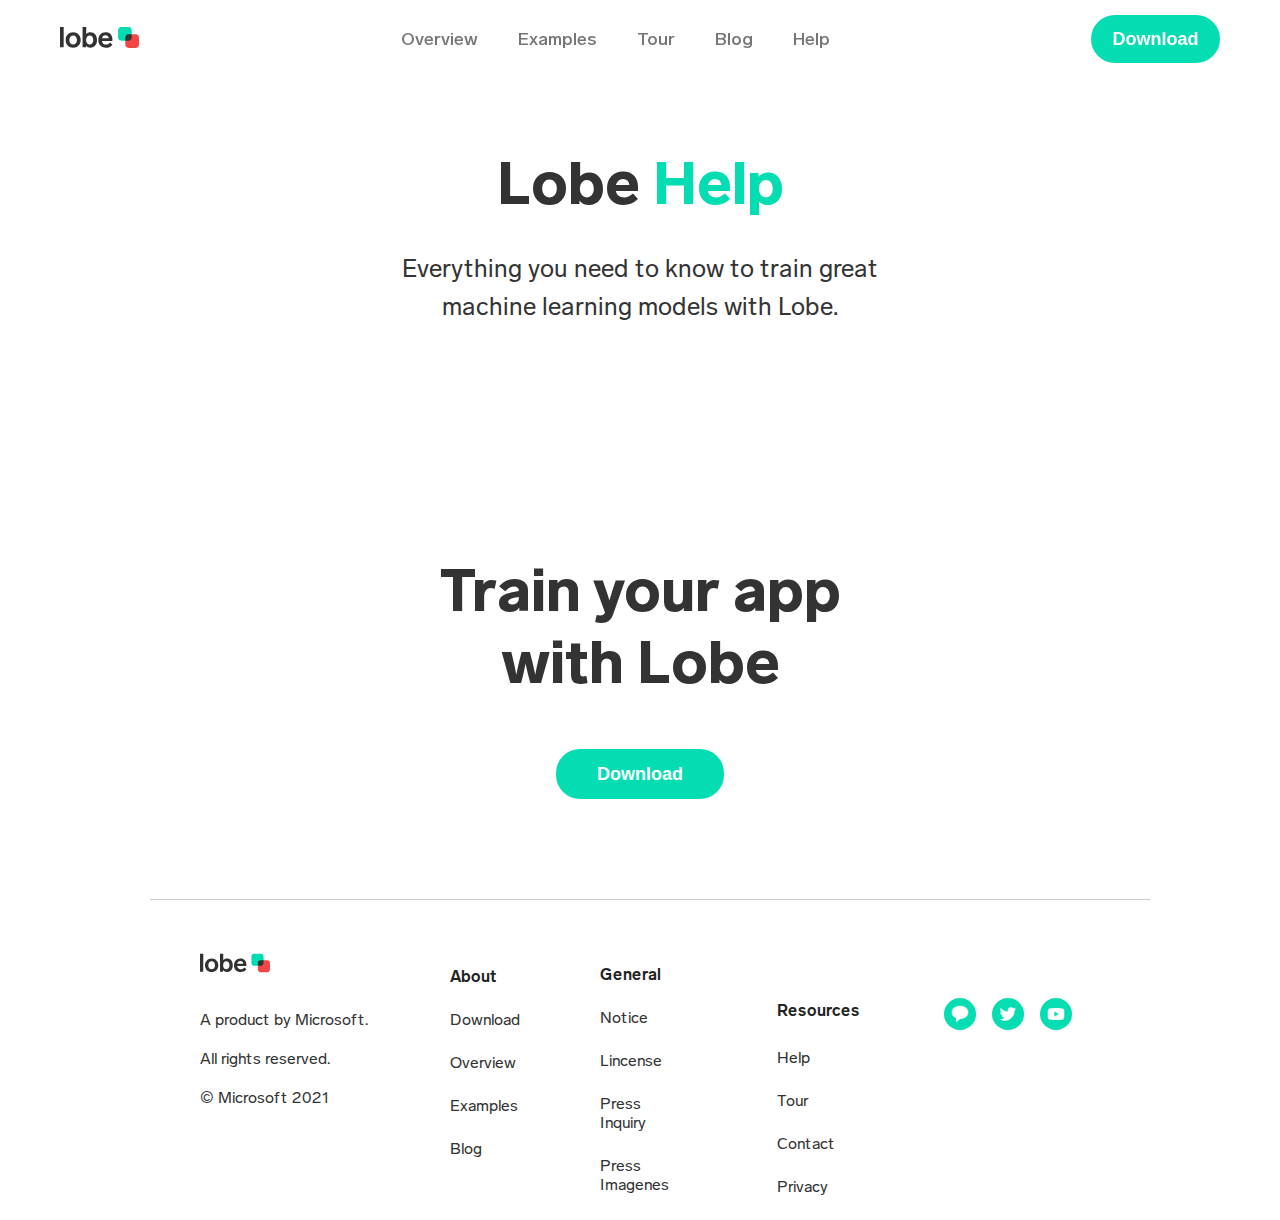
<file: Help.html>
<!DOCTYPE html>
<html lang="es">
<head>
    <meta charset="UTF-8">
    <meta http-equiv="X-UA-Compatible" content="IE=edge">
    <meta name="viewport" content="width=device-width, initial-scale=1.0">
    <title>Lobe</title>
    <link rel="stylesheet" href="./css/help.css">
    <link href="//db.onlinewebfonts.com/c/5ffb14c9ea41286ce553095f37596444?family=Lab+Grotesque+Web" rel="stylesheet" type="text/css"/>
</head>
<body>
<header class="header">
<div class="header-menu">
    <div class="header-logo">        
        <a href="./Overwiew.html"> <img class="header-logo-svg" src="./IMG/svgexport-1.svg" alt="logo" > </a>
    </div>
    <div class="header-nav">
        <a href="./Overwiew.html">Overview</a>
        <a href="./Examples.html">Examples</a>
        <a href="./Tour.html">Tour</a>
        <a href="/Blog.html">Blog</a>
        <a href="./Help.html">Help</a>
    </div>
    <div class="header-right">
        <button class="header-download-button">
            <a href="">Download</a>
        </button>
    </div>
</div>
</header>
<main>
    <div class="main-tittle">
        <h1>
            <span>Lobe</span>
            <span class="main-span-color">Help</span>
        </h1>
        <p>Everything you need to know to train great <br> machine learning models with Lobe.</p>
</main>
<footer>
    <div class="footer-tittle">
        <span>Train your app</span>
        <span>with Lobe</span>
        <button>
            <a href="">Download</a>
        </button>
    </div>
        <div class="footer-linea"></div>
        <div class="footer-footer-column">
            <img class="header-logo-svg" src="./IMG/svgexport-1.svg" alt="logo" >
            <div>A product by Microsoft.</div>
            <div>All rights reserved.</div>
            <div>© Microsoft 2021</div>
        </div>
        
        <div class="footer-footer-column-2">
            <div>About</div>
            <a href="">Download</a>
            <a href="">Overview</a>
            <a href="">Examples</a>
            <a href="">Blog</a>
        </div>

        <div class="footer-footer-column-3">
            <div>General</div>
            <a href="">Notice</a>
            <a href="">Lincense</a>
            <a href="">Press Inquiry</a>
            <a href="">Press Imagenes</a>
        </div>

        <div class="footer-footer-column-4">
            <div>Resources</div>
            <a href="">Help</a>
            <a href="">Tour</a>
            <a href="">Contact</a>
            <a href="">Privacy</a>
        </div>
        
        <div class="footer-social">
            <div class="footer-social-circle">
                <img src="./IMG/message-rounded-solid-24.png" alt="Facebook">
            </div>

            <div class="footer-social-circle" >
            <img src="./IMG/twitter-logo-24.png" alt="Twitter">
            </div>

            <div class="footer-social-circle">
            <img src="./IMG/youtube-logo-24.png" alt="Youtube">
        </div>          
        </div>
</footer>
</body>
</html>
</file>
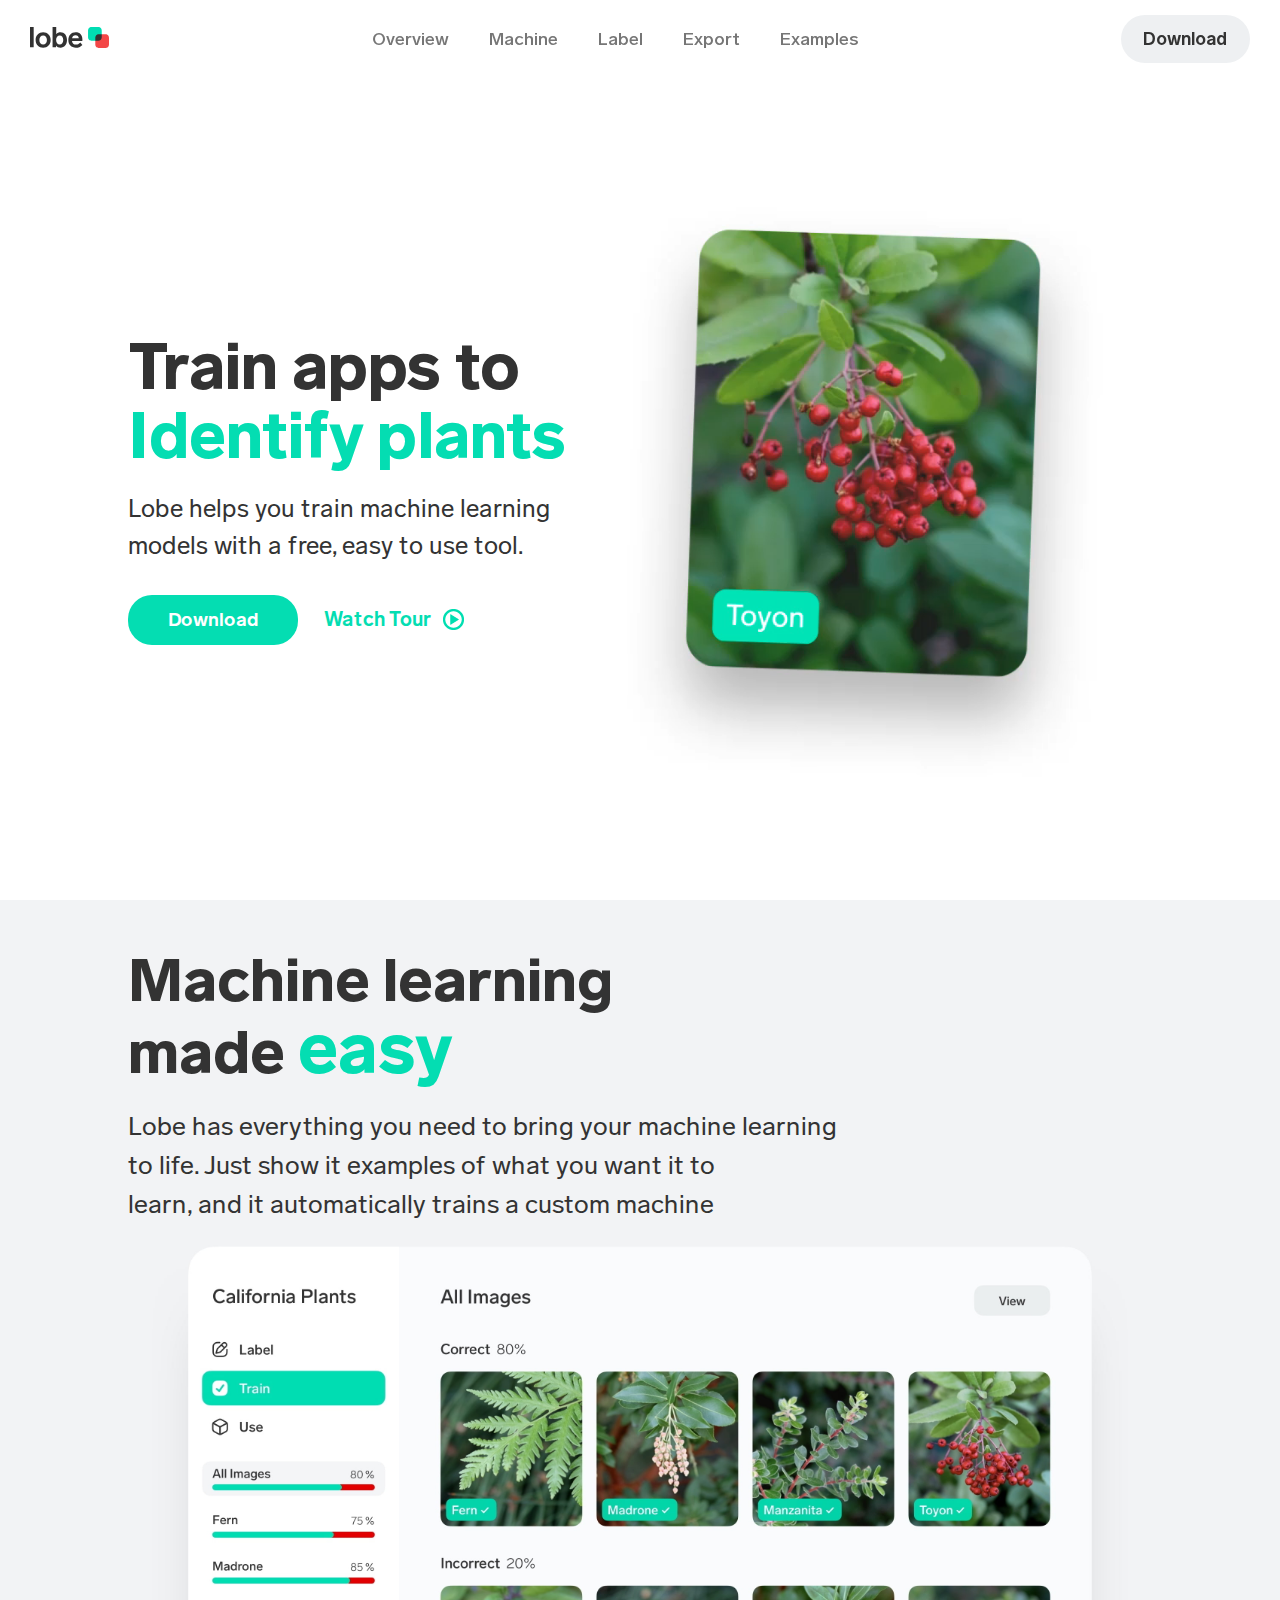
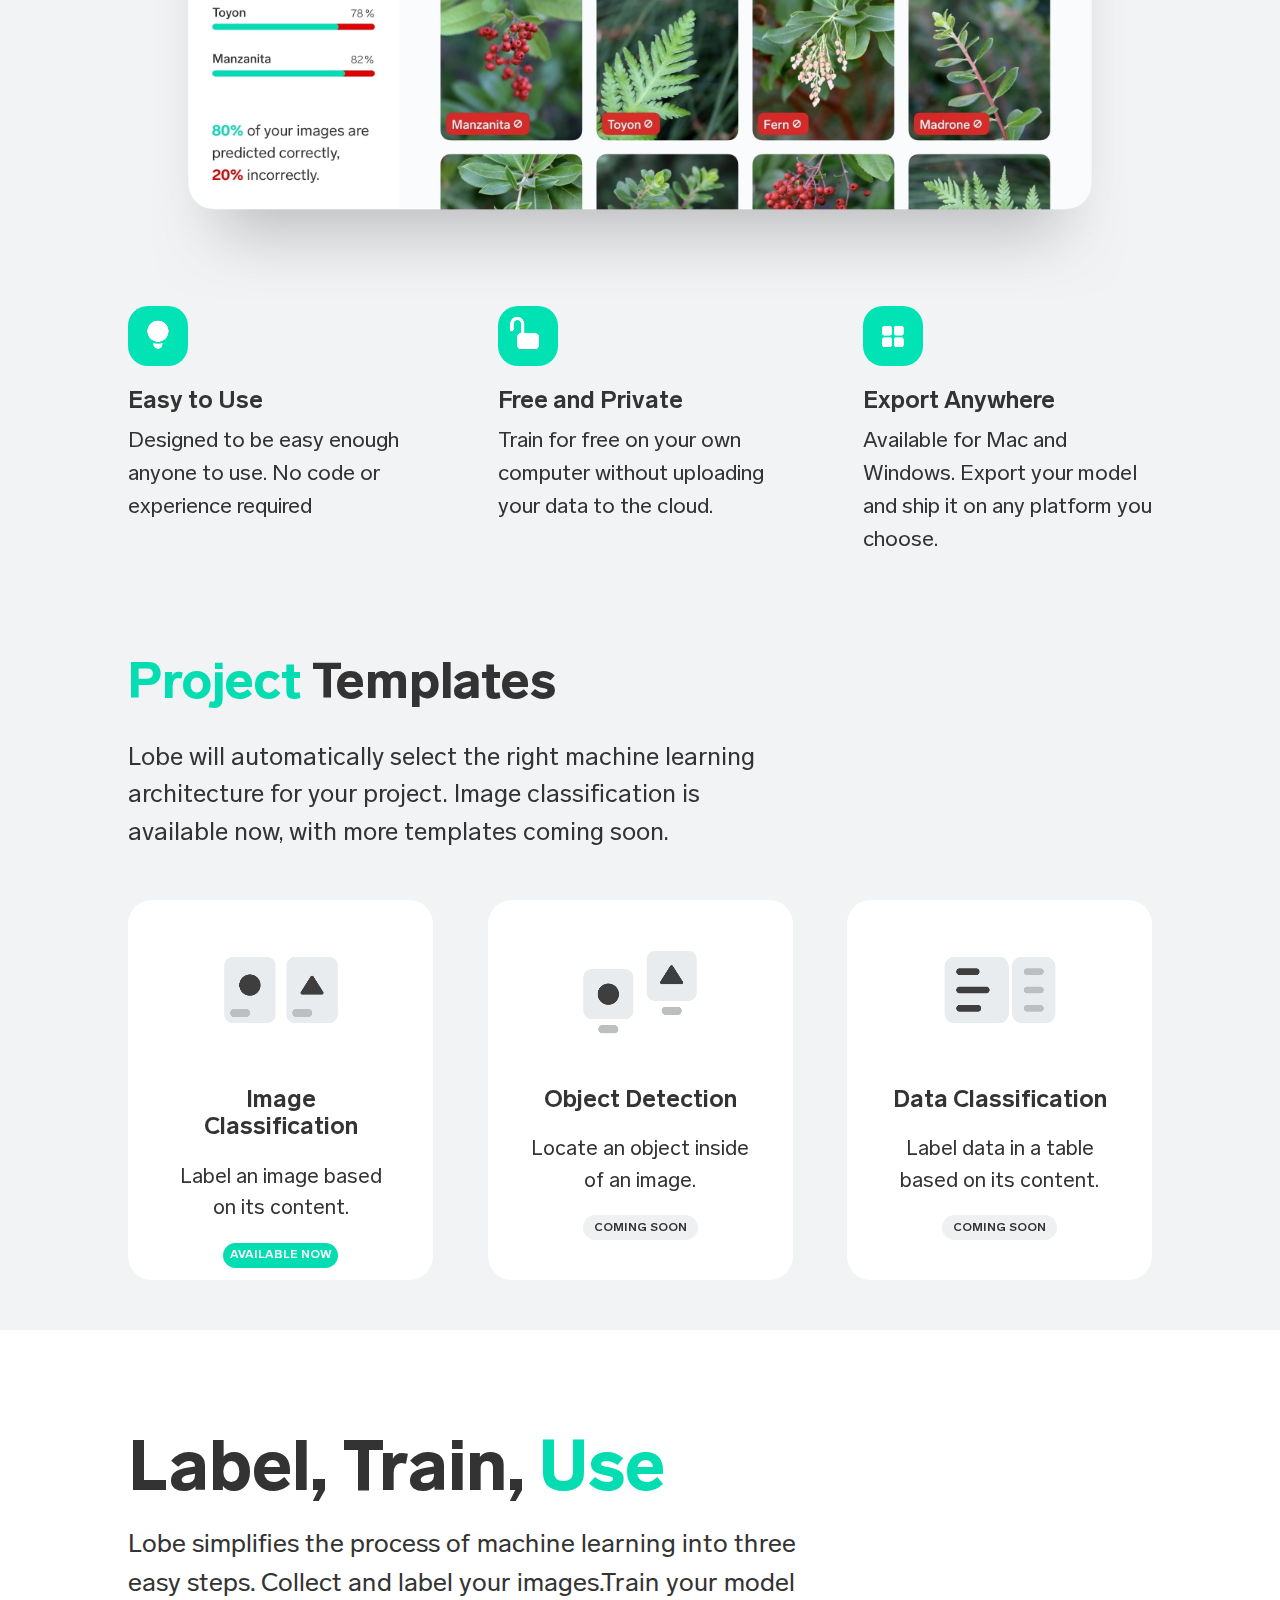
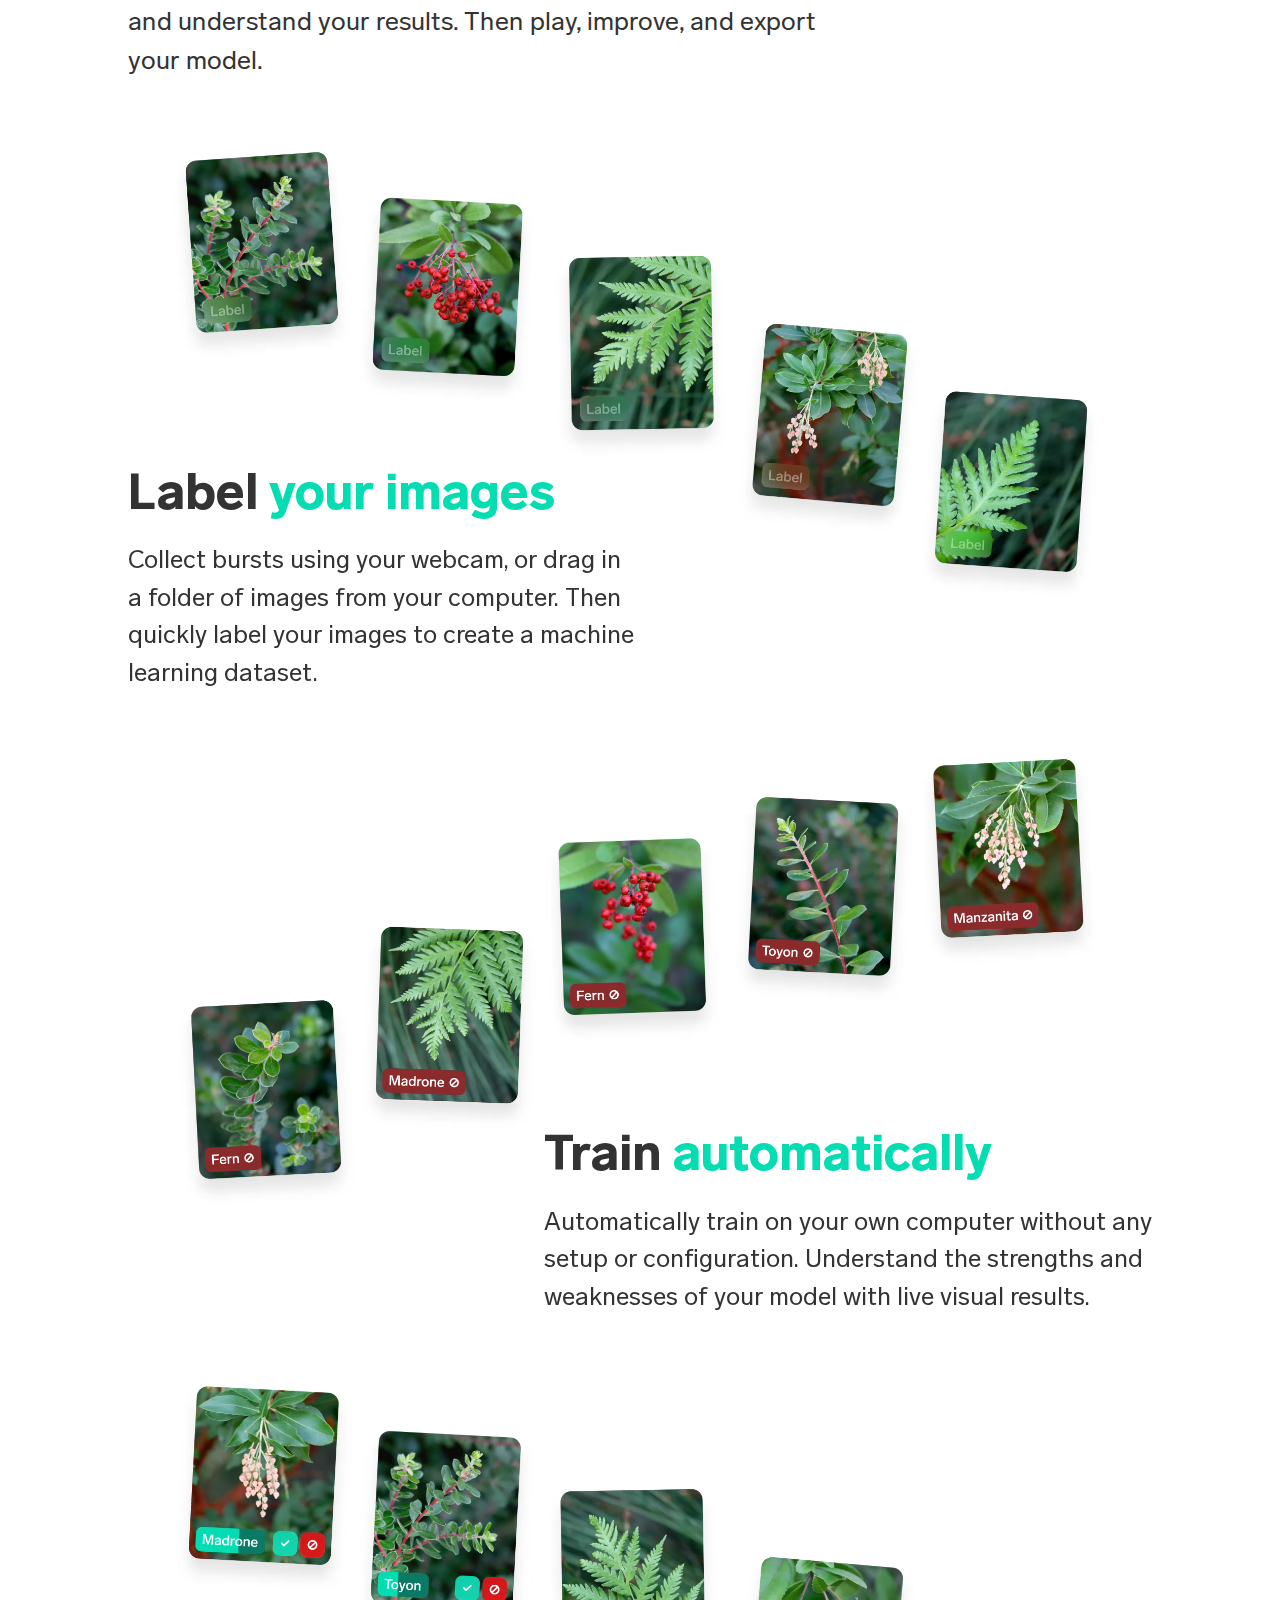
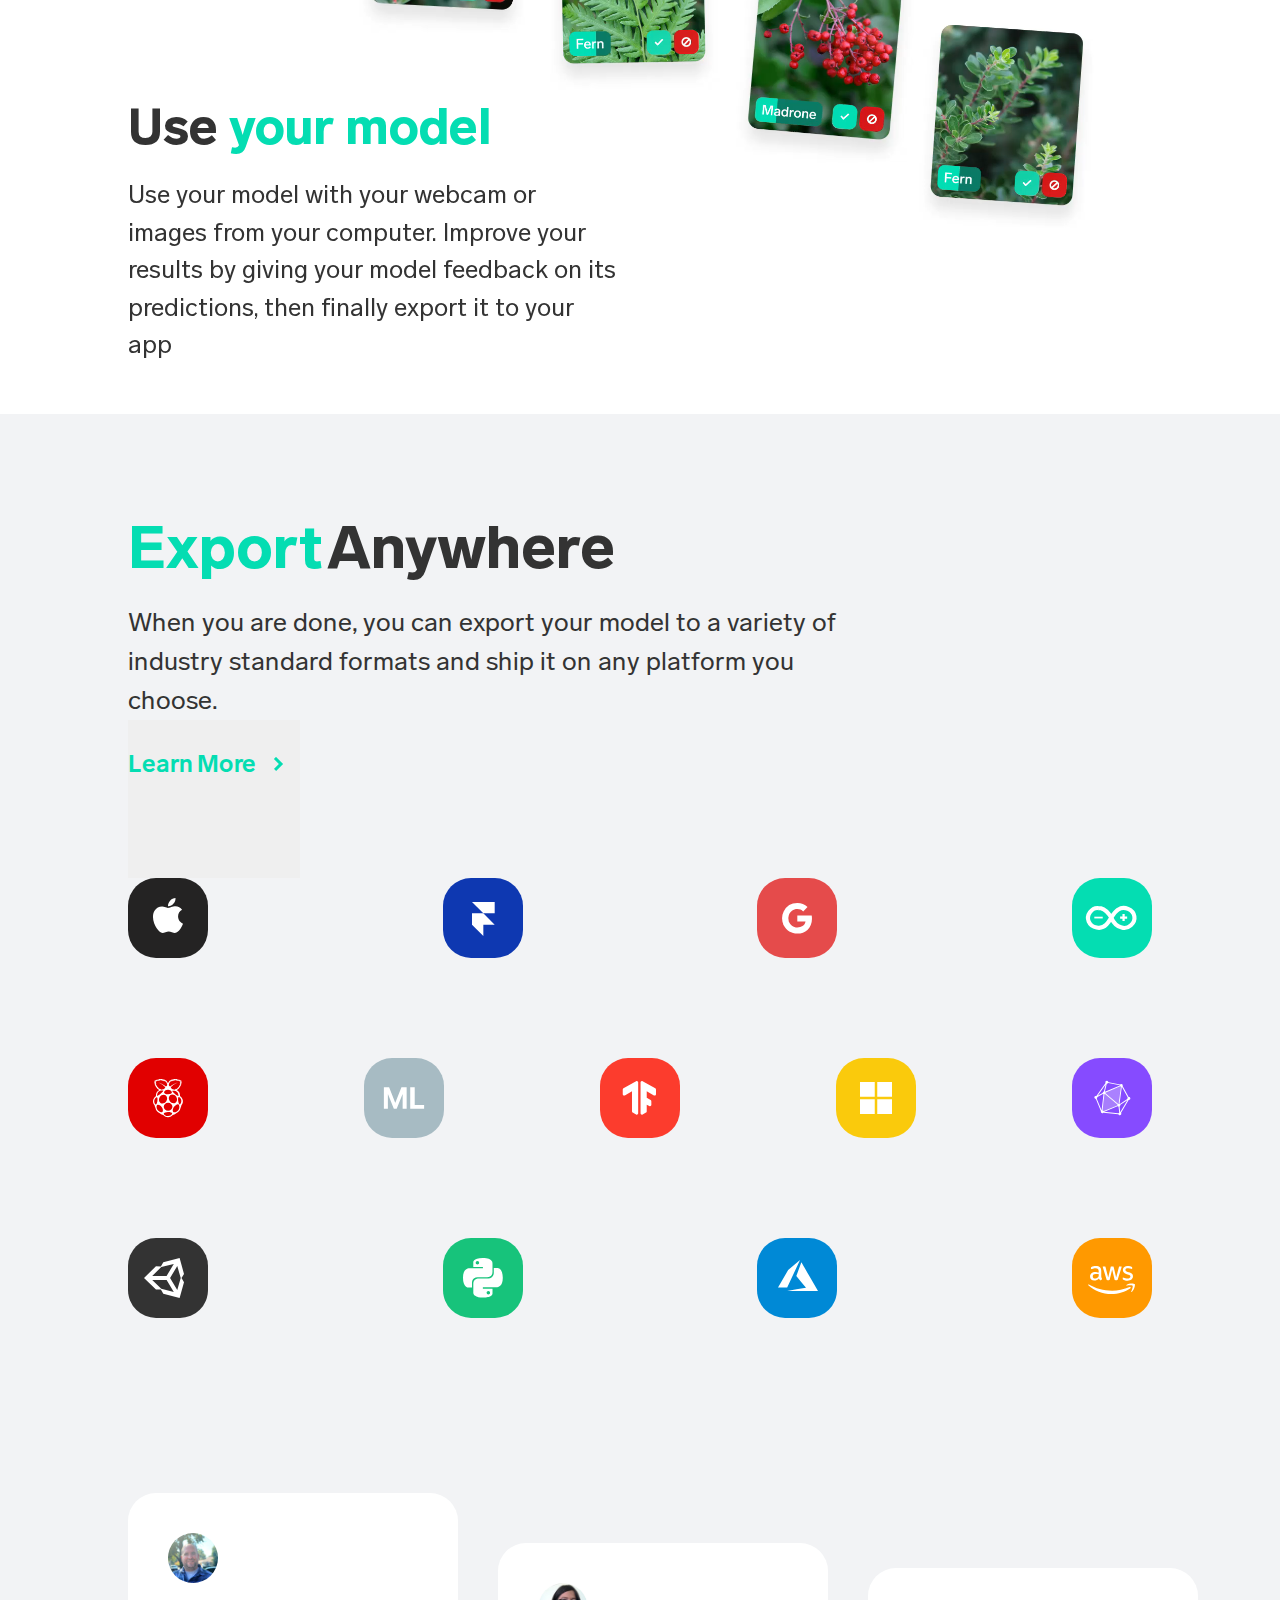
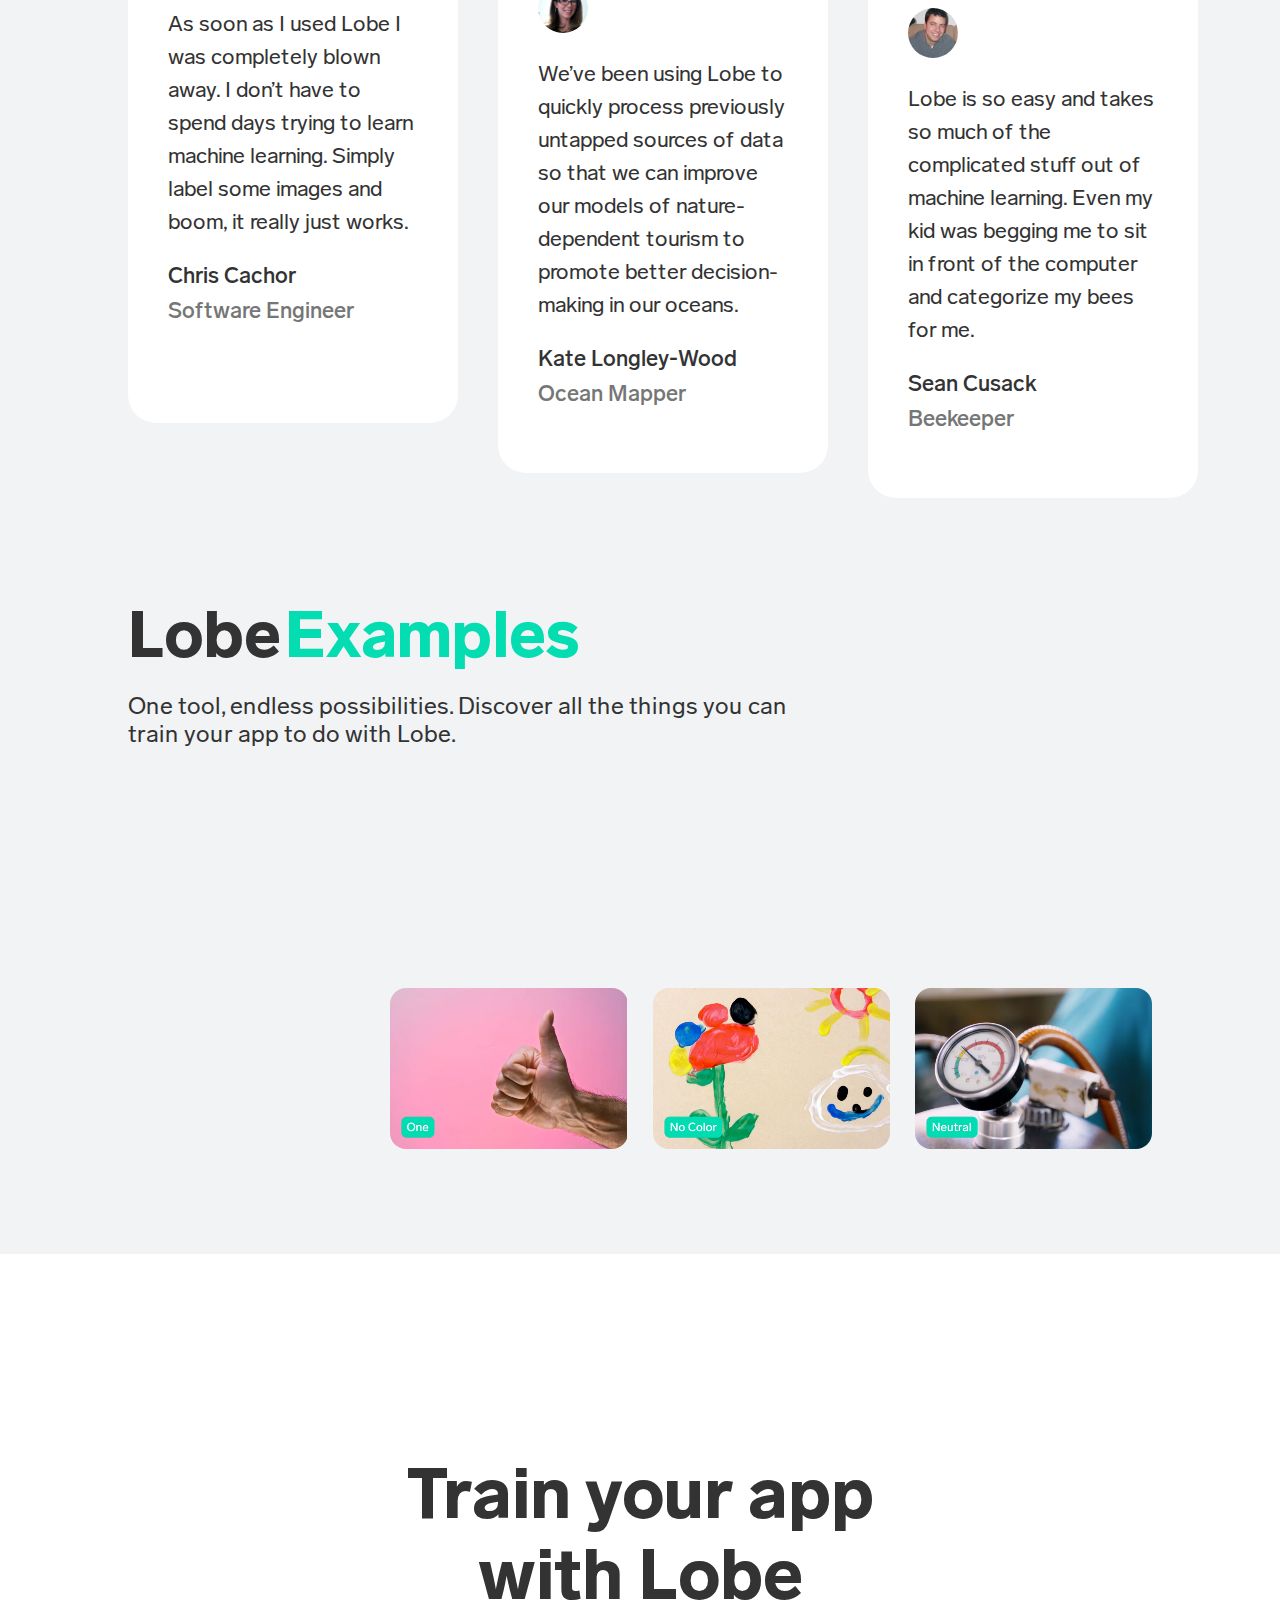
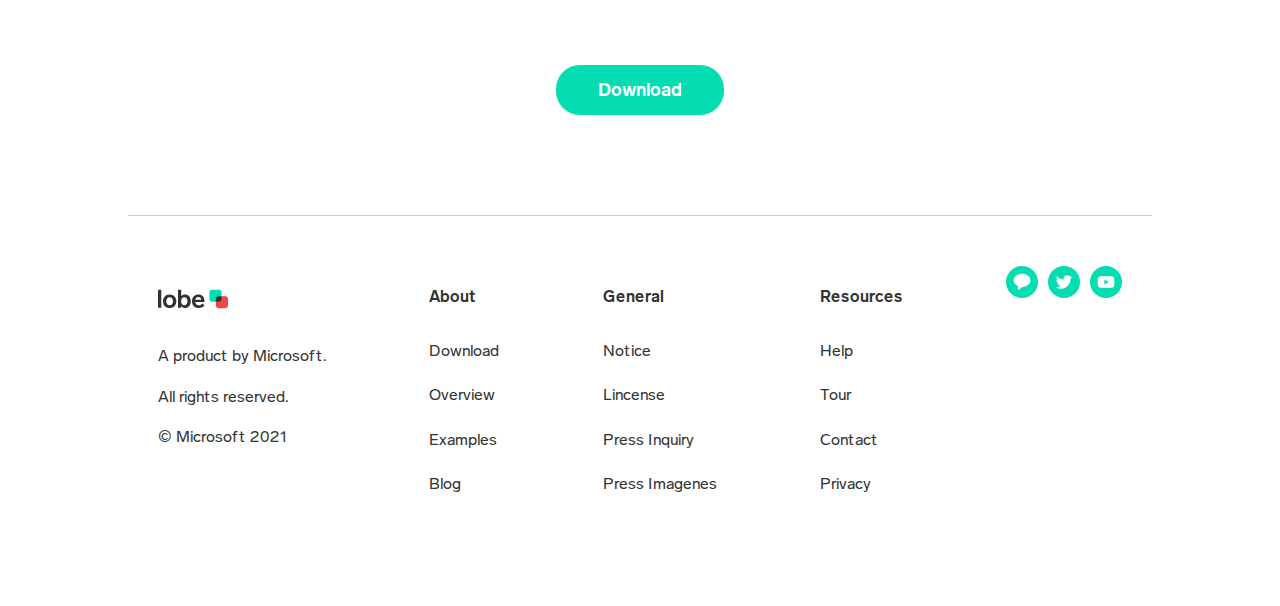
<file: Overwiew.html>
<!DOCTYPE html>
<html lang="es">

<head>
  <meta charset="UTF-8">
  <meta http-equiv="X-UA-Compatible" content="IE=edge">
  <meta name="viewport" content="width=device-width, initial-scale=1.0">
  <title>Lobe  | Marlon</title>
  <link rel="stylesheet" href="./css/normalize.css">
  <link rel="stylesheet" href="./css/main.css">
  <link data-react-helmet="true" rel="shortcut icon" type="image/x-icon" href="./imagenes/favicon.ico">
</head>

<body>
  <header class="header">
    <div class="header-menu">
      <div class="header-logo">
        <a href="./Overwiew.html"> <img class="header-logo-svg" src="./imagenes/svgexport-1.svg" alt="logo"> </a>
      </div>
      <div class="header-nav">
        <a href="#Overview">Overview</a>
        <a href="#machine">Machine</a>
        <a href="#Label">Label</a>
        <a href="#Export">Export</a>
        <a href="#Examples">Examples</a>
      </div>

      <div class="header-right">
        <button class="header-download-button">
          <a href="">Download</a>
        </button>
      </div>
    </div>
    </div>
  </header>

  <main>
    <div id="Overview" class="main-train">
      <div class="main-train-left">
          <h1>Train apps to</h1>
          <span class="main-tittle-color">Identify plants</span>
          <p class="main-tittle-p">Lobe helps you train machine learning <br> models with a free, easy to use
            tool.</p>

          <div class="button-main">
            <button class="main-download-button">
              <a href="">Download</a>
            </button>

            <button class="main-watch-button">
              <a href="">Watch Tour</a>
              <img src="./imagenes/bx-play-circle.png" alt="circle">
            </button>
          </div>
      </div>

      <div class="main-train-right">
        <video class="main-mp4" autoplay loop>
          <source src="./imagenes/video.mp4" type="video/mp4">
        </video>
      </div>
    </div>

    <div id="machine" class="main-machine-background">
      <div class="main-machine">
        <div class="main-machine-container">
            <span>Machine learning</span>
            <div>made <span class="main-machine-color">easy</span></div>
            <p>Lobe has everything you need to bring your machine learning <br> to life. Just show it
              examples of what you want it to <br> learn, and it automatically trains a custom machine
        </div>
        
        <img class="main-jpg" src="./imagenes/screenshot@2x.jpg" alt="jpg">

        <div class="main-container-cards">
          <div>
            <video autoplay loop>
              <source src="./imagenes/lightbulb.mp4" type="video/mp4">
            </video>
              <span>Easy to Use</span>
              <p>Designed to be easy enough <br> anyone to use. No code or <br> experience required</p>
          </div>

          <div>
            <video autoplay loop>
              <source src="./imagenes/lock.mp4" type="video/mp4">
            </video>
              <span>Free and Private</span>
              <p>Train for free on your own <br> computer without uploading <br> your data to the cloud.
              </p>
          </div>

          <div>
            <video autoplay loop>
              <source src="./imagenes/ship.mp4" type="video/mp4">
            </video>
              <span>Export Anywhere</span>
              <p>Available for Mac and <br> Windows. Export your model <br> and ship it on any platform
                you <br> choose.</p>
          </div>
        </div>

        <div class="main-container-2">
            <span class="main-container-2-color">Project</span> 
            <span>Templates</span>
            <p>Lobe will automatically select the right machine learning <br> architecture for your project.
              Image
              classification is <br> available now, with more templates coming soon.</p>
        </div>

        <div class="main-cards-white">
          <div class="cards-white-one">
            <video class="cards-video" autoplay loop>
              <source src="./imagenes/1.mp4" type="video/mp4">
            </video>
            <div class="card-title">Image Classification</div>
            <p>Label an image based on its content.</p>
            <div class="card-border-color">AVAILABLE NOW</div>
          </div>

          <div class="cards-white-two">
            <video class="cards-video" autoplay loop>
              <source src="./imagenes/2.mp4" type="video/mp4">
            </video>
            <div class="card-title">Object Detection</div>
            <p>Locate an object inside of an image.</p>
            <div class="card-border-gris">COMING SOON</div>
          </div>

          <div class="cards-white-two">
            <video class="cards-video" autoplay loop>
              <source src="./imagenes/3.mp4" type="video/mp4">
            </video>
            <div class="card-title">Data Classification</div>
            <p>Label data in a table based on its content.</p>
            <div class="card-border-gris">COMING SOON</div>
          </div>
        </div>
      </div>
    </div>

    <div id="Label" class="section-container">
      <div class="section-label"> 
          <span>Label, Train,</span>
          <span class="section-label-color">Use</span>
          <p>Lobe simplifies the process of machine learning into three <br> easy steps. Collect and label
            your images.Train your model <br> and understand your results. Then play, improve, and export <br> your
            model.</p>
      </div>

      <div class="section-finally-video">
        <video autoplay loop>
          <source src="./imagenes/Quickly.mp4" type="video/mp4">
        </video>
      </div>

      <div class="section-label-your">
          <span class="section-label-your-gris">Label <span class="section-label-your-color">your images</span></span>
          <p>Collect bursts using your webcam, or drag in <br> a folder of images from your computer. Then
            <br> quickly label your images to create a machine <br> learning dataset.
          </p>
      </div>

      <div class="section-finally-video">
        <video autoplay loop>
          <source src="./imagenes/predicted.mp4" type="video/mp4">
        </video>
      </div>

      <div class="section-train-content">
        <div class="section-train">
          <span class="section-train-gris">Train  <span class="section-train-color">automatically</span> </span>
          <p>Automatically train on your own computer without any <br>
            setup or configuration. Understand the strengths and <br> weaknesses of your model with live visual results.
          </p>
        </div>
      </div>


      <div class="section-finally-video">
        <video autoplay loop>
          <source src="./imagenes/Finally.mp4" type="video/mp4">
        </video>
      </div>

      <div class="section-use">
          <span class="section-use-gris">Use  <span class="section-use-color">your model</span></span>
          <p>Use your model with your webcam or <br> images from your computer. Improve
            your <br> results by giving your model feedback on its <br> predictions, then finally export it
            to your<br> app</p>
      </div>
    </div>

    <section id="Export" class="section-section-background">
      <div class="section-section-container">
        <div class="section-section-export">
           <span class="section-export-color">Export</span>
            <span class="section-export-gris">Anywhere</span>
            <p>When you are done, you can export your model to a variety of <br> industry standard formats
              and ship it on any platform you <br> choose.</p>
          <button class="section-section-button">
            <a href="">Learn More</a>
            <img src="./imagenes/chevron-right-solid-24.png" alt="bx">
          </button>
        </div>


        <div class="section-bubbles-container">

          <div class="figure-bubble">
            <img src="./imagenes/descarga.svg" alt="apple">
          </div>

          <div class="figure-bubble2">
            <img src="./imagenes/descarga (1).svg" alt="framer">
          </div>

          <div class="figure-bubble3">
            <img src="./imagenes/descarga (2).svg" alt="google">
          </div>


          <div class="figure-bubble4">
            <img src="./imagenes/descarga (3).svg" alt="arduino">
          </div>
        </div>

        <div class="section-bubbles-container2">

          <div class="figure-bubble5">
            <img src="./imagenes/descarga (4).svg" alt="arduino">
          </div>

          <div class="figure-bubble6">
            <img src="./imagenes/descarga (5).svg" alt="arduino">
          </div>

          <div class="figure-bubble7">
            <img src="./imagenes/descarga (7).svg" alt="google">
          </div>

          <div class="figure-bubble8">
            <img src="./imagenes/descarga (8).svg" alt="arduino">
          </div>

          <div class="figure-bubble9">
            <img src="./imagenes/descarga (9).svg" alt="arduino">
          </div>
        </div>

        <div class="section-bubbles-container3">

          <div class="figure-bubble10">
            <img src="./imagenes/descarga (10).svg" alt="framer">
          </div>

          <div class="figure-bubble11">
            <img src="./imagenes/descarga (11).svg" alt="framer">
          </div>

          <div class="figure-bubble12">
            <img src="./imagenes/descarga (12).svg" alt="google">
          </div>
          <div class="figure-bubble13">
            <img src="./imagenes/descarga(13).svg" alt="arduino">
          </div>
        </div>

        <div class="testimonials-cards">
          <div class="testimonials-cards-1">
            <img src="/imagenes/avatar1@2x.jpg" alt="avatar1">
            <p>As soon as I used Lobe I was completely blown away. I don’t have to spend days trying to
              learn machine learning. Simply label some images and boom, it really just works.</p>
            <span class="testimonials-span">Chris Cachor</span>
            <span class="testimonials-span-color">Software Engineer</span>
          </div>

          <div class="testimonials-cards-2">
            <img src="/imagenes/avatar2@2x.jpg" alt="avatar2">
            <p>We’ve been using Lobe to quickly process previously untapped sources of data so that we can
              improve our models of nature- dependent tourism to promote better decision- making in our
              oceans.</p>
            <span class="testimonials-span">Kate Longley-Wood</span>
            <span class="testimonials-span-color">Ocean Mapper</span>
          </div>

          <div class="testimonials-cards-3">
            <img src="/imagenes/avatar3@2x.jpg" alt="avatar3">
            <p>Lobe is so easy and takes so much of the complicated stuff out of machine learning. Even my
              kid was begging me to sit in front of the computer and categorize my bees for me.</p>
            <span class="testimonials-span">Sean Cusack</span>
            <span class="testimonials-span-color">Beekeeper</span>
          </div>
        </div>

        <div id="Examples" class="examples-container">
          <span class="example-tittle-gris">Lobe</span>
          <span class="example-tittle-color">Examples</span>
          <p>One tool, endless possibilities. Discover all the things you can <br> train your app to do with
            Lobe.</p>
        </div>

        <div  class="examples-media-container">
          <div class="examples-media">
            <video autoplay loop>
              <source src="./imagenes/Microscope.mp4" type="video/mp4">
            </video>

            <video autoplay loop>
              <source src="./imagenes/Telescope.mp4" type="video/mp4">
            </video>

            <video autoplay loop>
              <source src="./imagenes/bee.mp4" type="video/mp4">
            </video>

            <video autoplay loop>
              <source src="./imagenes/plant_.mp4" type="video/mp4">
            </video>

            <video autoplay loop>
              <source src="./imagenes/Trainer.mp4" type="video/mp4">
            </video>

            <video autoplay loop>
              <source src="./imagenes/hand_.mp4" type="video/mp4">
            </video>

            <video autoplay loop>
              <source src="./imagenes/Safety.mp4" type="video/mp4">
            </video>

            <video autoplay loop>
              <source src="./imagenes/Equipment.mp4" type="video/mp4">
            </video>
          </div>
        </div>
      </div>
    </section>
  </main>

  <footer>
    <div class="footer-tittle">
      <span>Train your app</span>
      <span>with Lobe</span>
      <button>
        <a href="">Download</a>
      </button>
    </div>
    <div class="footer-linea">

      <div class="footer-columns">
        <div class="footer-footer-column">
          <img class="header-logo-svg" src="./imagenes/svgexport-1.svg" alt="logo">
          <div>A product by Microsoft.</div>
          <div>All rights reserved.</div>
          <div>© Microsoft 2021</div>
        </div>

        <div class="footer-footer-column-2">
          <span>About</span>
          <a href="">Download</a>
          <a href="">Overview</a>
          <a href="">Examples</a>
          <a href="">Blog</a>
        </div>

        <div class="footer-footer-column-3">
          <span>General</span>
          <a href="">Notice</a>
          <a href="">Lincense</a>
          <a href="">Press Inquiry</a>
          <a href="">Press Imagenes</a>
        </div>

        <div class="footer-footer-column-4">
          <span>Resources</span>
          <a href="">Help</a>
          <a href="">Tour</a>
          <a href="">Contact</a>
          <a href="">Privacy</a>
        </div>

        <div class="footer-social">
          <div class="footer-social-circle">
            <img src="./imagenes/message-rounded-solid-24.png" alt="Facebook">
          </div>

          <div class="footer-social-circle">
            <img src="./imagenes/twitter-logo-24.png" alt="Twitter">
          </div>

          <div class="footer-social-circle">
            <img src="./imagenes/youtube-logo-24.png" alt="Youtube">
          </div>
        </div>
      </div>

    </div>
  </footer>
</body>

</html>
</file>
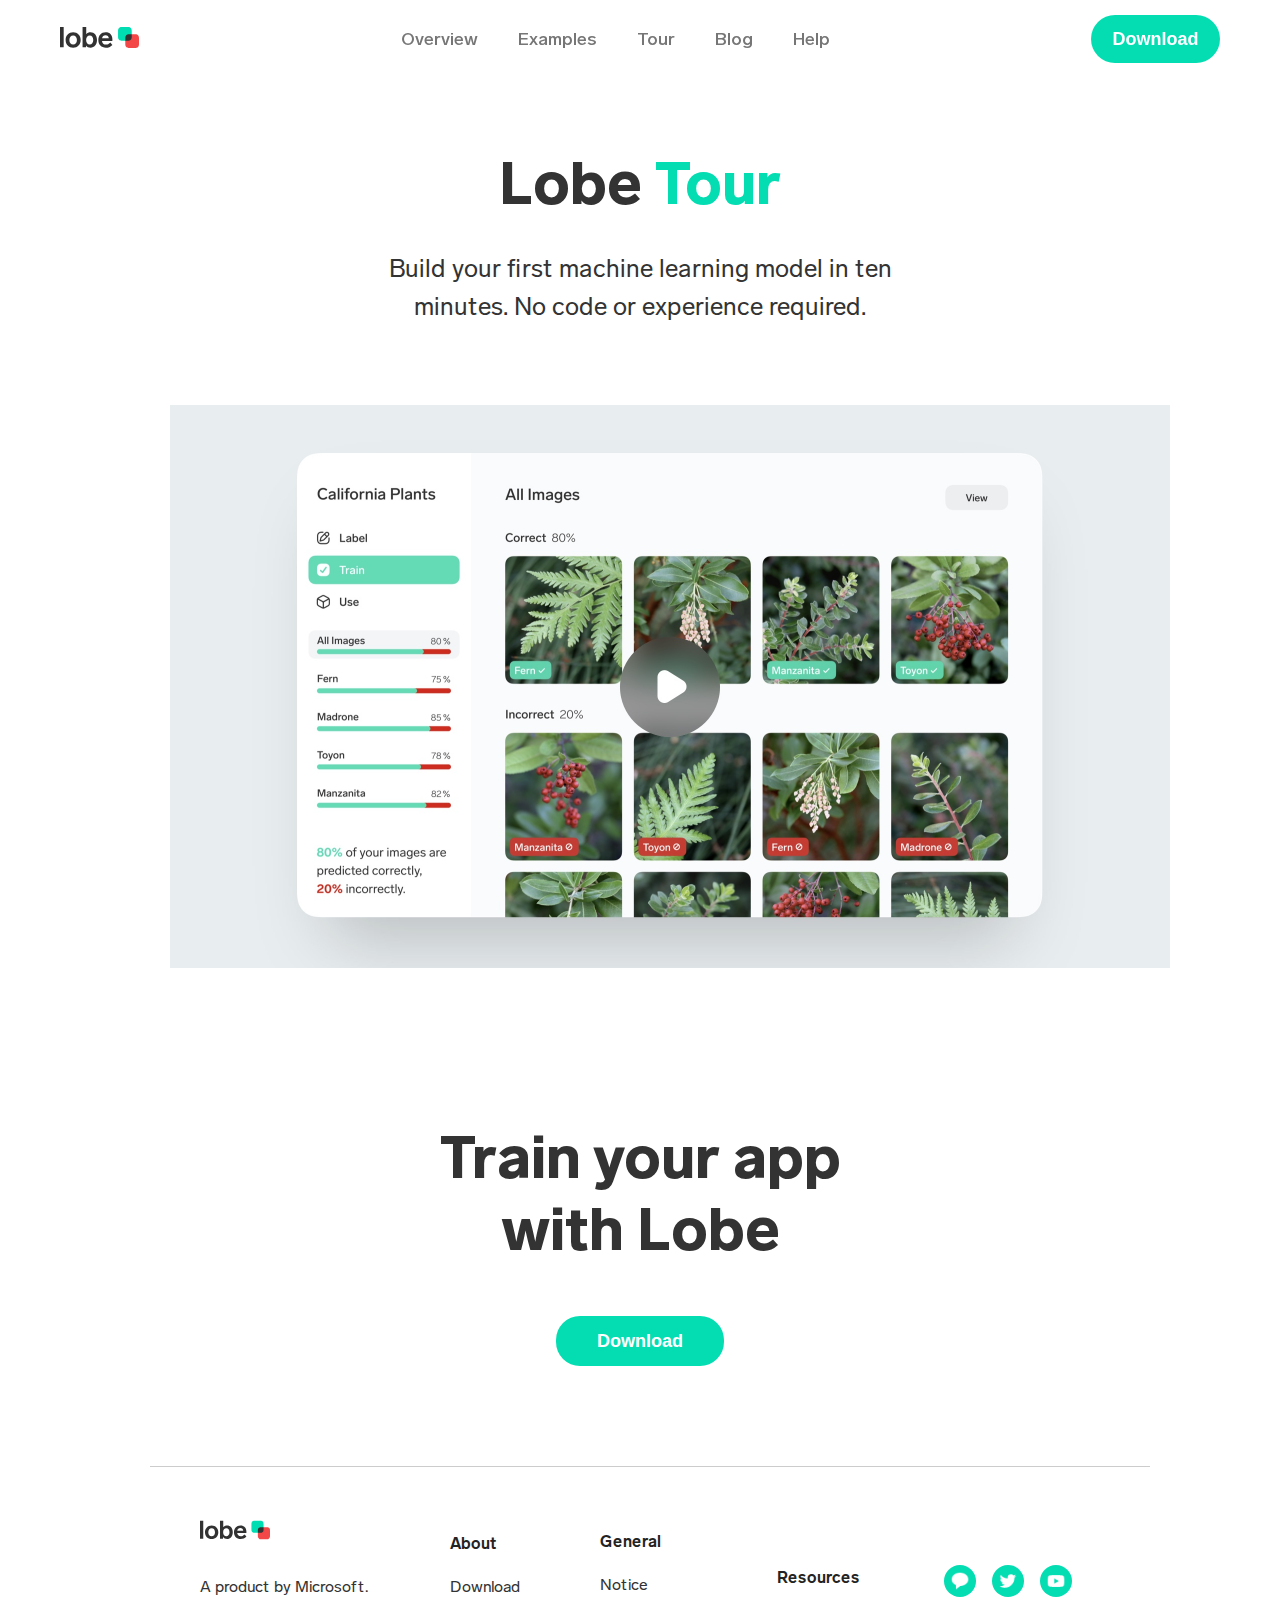
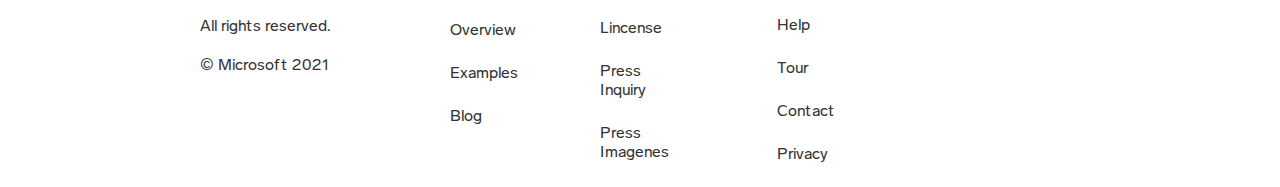
<file: Tour.html>
<!DOCTYPE html>
<html lang="es">
<head>
    <meta charset="UTF-8">
    <meta http-equiv="X-UA-Compatible" content="IE=edge">
    <meta name="viewport" content="width=device-width, initial-scale=1.0">
    <title>Lobe</title>
    <link rel="stylesheet" href="./css/tour.css">
    <link href="//db.onlinewebfonts.com/c/5ffb14c9ea41286ce553095f37596444?family=Lab+Grotesque+Web" rel="stylesheet" type="text/css"/>
</head>
<body>
<header class="header">
<div class="header-menu">
    <div class="header-logo">        
        <a href="./Overwiew.html"> <img class="header-logo-svg" src="./IMG/svgexport-1.svg" alt="logo" > </a>
    </div>
    <div class="header-nav">
        <a href="./Overwiew.html">Overview</a>
        <a href="./Examples.html">Examples</a>
        <a href="./Tour.html">Tour</a>
        <a href="/Blog.html">Blog</a>
        <a href="./Help.html">Help</a>
    </div>
    <div class="header-right">
        <button class="header-download-button">
            <a href="">Download</a>
        </button>
    </div>
</div>
</header>
<main>
    <div class="main-tittle">
        <h1>
            <span>Lobe</span>
            <span class="main-span-color">Tour</span>
        </h1>
        <p>Build your first machine learning model in ten <br> minutes. No code or experience required.</p>
    </div>
        <div class="main-youtube">
            <a href="https://youtu.be/Mdcw3Sb98DA">
                <img src="./IMG/Video.jpg"  alt="mp4">
            </a>
        
        </div>
</main>
<footer>
    <div class="footer-tittle">
        <span>Train your app</span>
        <span>with Lobe</span>
        <button>
            <a href="">Download</a>
        </button>
    </div>
        <div class="footer-linea"></div>
        <div class="footer-footer-column">
            <img class="header-logo-svg" src="./IMG/svgexport-1.svg" alt="logo" >
            <div>A product by Microsoft.</div>
            <div>All rights reserved.</div>
            <div>© Microsoft 2021</div>
        </div>
        
        <div class="footer-footer-column-2">
            <div>About</div>
            <a href="">Download</a>
            <a href="">Overview</a>
            <a href="">Examples</a>
            <a href="">Blog</a>
        </div>

        <div class="footer-footer-column-3">
            <div>General</div>
            <a href="">Notice</a>
            <a href="">Lincense</a>
            <a href="">Press Inquiry</a>
            <a href="">Press Imagenes</a>
        </div>

        <div class="footer-footer-column-4">
            <div>Resources</div>
            <a href="">Help</a>
            <a href="">Tour</a>
            <a href="">Contact</a>
            <a href="">Privacy</a>
        </div>
        
        <div class="footer-social">
            <div class="footer-social-circle">
                <img src="./IMG/message-rounded-solid-24.png" alt="Facebook">
            </div>

            <div class="footer-social-circle" >
            <img src="./IMG/twitter-logo-24.png" alt="Twitter">
            </div>

            <div class="footer-social-circle">
            <img src="./IMG/youtube-logo-24.png" alt="Youtube">
        </div>          
        </div>
</footer>
</body>
</html>
</file>
<file: css/main.css>
@font-face {
    font-family: "Lab Grotesque";
    src: url("../fonts/LabGrotesque-Black.woff2") format("woff2"),
      url("../fonts/LabGrotesque-Black.woff") format("woff");
    font-weight: 900;
    font-style: normal;
    font-display: swap;
  }
  
  @font-face {
    font-family: "Lab Grotesque";
    src: url("../fonts/LabGrotesque-Medium.woff2") format("woff2"),
      url("../fonts/LabGrotesque-Medium.woff") format("woff");
    font-weight: 500;
    font-style: normal;
    font-display: swap;
  }
  
  @font-face {
    font-family: "Lab Grotesque";
    src: url("../fonts/LabGrotesque-Regular.woff2") format("woff2"),
      url("../fonts/LabGrotesque-Regular.woff") format("woff");
    font-weight: normal;
    font-style: normal;
    font-display: swap;
  }
  
  @font-face {
    font-family: "Lab Grotesque";
    src: url("../fonts/LabGrotesque-Bold.woff2") format("woff2"),
      url("../fonts/LabGrotesque-Bold.woff") format("woff");
    font-weight: bold;
    font-style: normal;
    font-display: swap;
  }
  
  :root {
    --lobe-text: #333;
    --lobe-text-color:#04ddb2;
  }
  
  body {
    font-family: "Lab Grotesque";
    overflow-x: hidden;
    box-sizing: border-box;
  }

  html {
    scroll-behavior: smooth;
  }
  
  a {
    text-decoration: none;
    scroll-behavior: smooth;
  }
  
  .header {
    position: sticky;
    z-index: 400;
    left: 0;
    top: 0;
    width: 100%;
    background: rgba(255, 255, 255, 0.9);
    backdrop-filter: blur(10px);
  }
  
  .header-menu {
    padding: 15px 30px;
    display: flex;
    align-items: center;
    justify-content: space-between;
  }
  
  .header-logo-svg {
    width: auto;
    height: 21px;
    display: block;
    transform: translateY(-2px);
  }
  .header-nav {
    display: flex;
    flex-direction: row;
    align-items: center;
    justify-content: space-around;
  }
  
  .header-nav a {
    color: #767676;
    font-size: 18px;
    font-weight: 500;
    padding: 0 20px;
    transition-duration: 0.3s;
  }
  
  a.header-nav-item--active {
    color: var(--lobe-text);
  }
  
  .header-nav a:hover {
    box-shadow: 0 10px 20px -8px transparent;
    transform: scale(1.04);
  }
  
  .header-right {
    display: flex;
    justify-content: flex-end;
  }
  
  .header-download-button {
    border-radius: 24px;
    width: 129px;
    height: 48px;
    background: #eef0f2;
    border: none;
    transition-duration: 0.3s;
  }
  
  .header-download-button:hover {
    background-color: #eef0f2;
    box-shadow: 0 10px 20px -8px transparent;
    transform: scale(1.04);
  }
  
  .header-download-button a {
    font-weight: 600;
    color: var(--lobe-text);
    font-size: 18px;
  }
  
  .main-train {
    min-height: calc(100vh - 78px);
    align-items: center;
    display: flex;
    justify-content: space-between;
    box-sizing: border-box;  
    max-width: 1024px;
    width: 100%;
    margin: 0 auto;
    padding: 50px 0;
  }
  
  .main-train-right video {
    width: 580px;
    height: 780px;
    margin: -180px auto;
    z-index: 100;
  }
  
  .main-train-left h1 {
    display: flex;
    flex-direction: column;
    font-size: 65px;
    line-height: 1.05;
    color: var(--lobe-text);
    font-weight: 900;
    margin: 0;
  }
  
  .main-tittle-color {
    line-height: 1.05;
    font-size: 65px;
    color: var(--lobe-text-color);
    font-weight: 900;
  }
  
  .main-tittle-p {
    line-height: 1.5;
    font-size: 25px;
    color: var(--lobe-text);
    font-weight: 100;
    margin: 0;
    padding: 20px 0px 30px;
  }
  .button-main {
    display: flex;
    margin: 0;
  }
  
  .main-download-button {
    display: flex;
    justify-content: center;
    align-items: center;
    border-radius: 24px;
    width: 170px;
    height: 50px;
    background-color: var(--lobe-text-color);
    border: none;
    transition-duration: 0.3s;
  }
  
  .main-download-button:hover {
    background-color: var(--lobe-text-color);
    box-shadow: 0 10px 20px -8px transparent;
    transform: scale(1.04);
  }
  .main-download-button a {
    color: #fff;
    font-weight: 600;
    font-size: 19px;
  }
  .main-watch-button {
    display: flex;
    justify-content: center;
    align-items: center;
    border: none;
    background: none;
    transition-duration: 0.3s;
  }
  
  .main-watch-button:hover {
    box-shadow: 0 10px 20px -8px transparent;
    transform: scale(1.04);
  }
  
  .main-watch-button a {
    color: var(--lobe-text-color);
    font-size: 20px;
    font-weight: 600;
    padding: 0px 20px;
  }
  
  .main-watch-button img {
    width: 25px;
    height: 25px;
    margin: 0px -10px;
  }
  
  .main-machine {
    max-width: 1024px;
    width: 100%;
    margin: 0 auto;
    box-sizing: border-box;
    padding: 50px 0px 50px;
  }

  .main-machine-background {
    position: relative;
    z-index: 300;
    background-color: #f2f3f5;
  }

  .main-machine-container {
    max-width: 1024px;
  }
  
  .main-machine-container {
    display: flex;
    flex-direction: column;
    font-size: 60px;
    line-height: 1.05;
    font-weight: 900;
    color: var(--lobe-text);
  }
  
  .main-machine-color  {
    color: var(--lobe-text-color);
    font-size: 70px;
    font-weight: 900; 
  }
  
  .main-machine-container p {
    font-size: 26px;
    color: var(--lobe-text);
    line-height: 1.5;
    font-weight: 100;
    margin: 0;
    padding-top: 20px;
  }
  
  .main-jpg {
    width: 120%;
    max-width: 1024px;
    margin: 0 auto;
  }
  
  .main-container-cards {
    display: flex;
    justify-content: space-between;
    gap: 10px;
    padding-bottom: 100px;
  }

  .main-container-cards video {
    display: flex;
    width: auto;
    height: 60px;
    border-radius: 20px;
    margin-bottom: 20px;
  }
  
  .main-container-cards span {
    color: var(--lobe-text);
    font-size: 24px;
    font-weight: 600;
  }
  
  .main-container-cards p {
    font-size: 22px;
    color: var(--lobe-text);
    line-height: 1.5;
    margin: 0;
    padding-top: 10px;
  }


  .main-container-2 {
    max-width: 1024px;
    font-size: 50px;
    line-height: 1.05;
    font-weight: 900;
    color: var(--lobe-text);
  }
  
  .main-container-2-color {
    color: var(--lobe-text-color);
  }
  
  .main-container-2 p {
    display: flex;
    flex-direction: column;
    font-size: 25px;
    line-height: 1.5;
    color: var(--lobe-text);
    font-weight: 100;
    margin: 0;
    padding-top: 30px;
  }
  
  .main-cards-white {
    display: flex;
    justify-content: space-between;
    gap: 40px;
    align-items: center;
    text-align: center;
    margin: 0;
    padding-top: 50px;
  }
  
  .card-title {
    font-size: 24px;
    font-weight: 600;
    color: var(--lobe-text);
    margin: 0;
    padding-top: 40px;
  }
  
  .main-cards-white p {
    font-size: 21px;
    line-height: 1.5;
    color: var(--lobe-text);
    margin: 0;
    padding: 20px 0px 20px;
  }
  
  .cards-white-one,
  .cards-white-two,
  .cards-white-three {
    background-color: #fff;
    width: 225px;
    height: 300px;
    padding: 40px;
    border-radius: 24px;
    box-shadow: 80px;
  }
  
  .cards-video {
    width: auto;
    height: 100px;
  }
  
  .card-border-color,
  .card-border-gris {
    border-radius: 24px;
    width: 115px;
    height: 25px;
    margin: 0 auto;
    display: flex;
    justify-content: center;
    align-items: center;
    text-align: center;
    font-size: 12px;
    font-weight: 600;
  }
  
  .card-border-color {
    background-color: var(--lobe-text-color);
    color: #fff;
  }
  
  .card-border-gris {
    background-color: #eef0f2;
    color: var(--lobe-text);
  }


  .section-container {
    max-width: 1024px;
    width: 100%;
    margin: 0 auto;
    padding: 100px 0px 50px;

  }
  
  .section-label  {
    font-size: 70px;
    line-height: 1.05;
    font-weight: 900;
    color: var(--lobe-text);
  }
  
  .section-label-color {
    color: var(--lobe-text-color);
    font-size: 70px;
    font-weight: 900;
  }
  
  .section-label p {
    font-size: 26px;
    line-height: 1.5;
    font-weight: 100;
    margin: 0;
    padding-top: 20px;
  }
  
  .section-finally-video {
    margin: 0 auto;
    padding: 50px 0px 50px;
    
  }

  .section-finally-video video {
    position: relative;
    width: 1024px;
    max-width: 2020px;
    z-index: 100;
  } 
  
  .section-label-your {
    display: flex;
    flex-direction: column;
    margin-top: -200px;
  }

 .section-label-your-gris{
    z-index: 300;
    font-size: 50px;
    font-weight: 900;
    color: var(--lobe-text);
  }
  
 .section-label-your-color  {
    color: var(--lobe-text-color);
    font-size: 50px;
    font-weight: 900;
    z-index: 300;
  }
  
 .section-label-your p {
    font-size: 25px;
    line-height: 1.5;
    color: var(--lobe-text);
    z-index: 300;
    font-weight: 100;
    margin: 0;
    padding-top: 20px;
  }
  
  .section-train-content {
    display: flex;
    flex-direction: column;
    margin-top: -150px;
    align-items: flex-end;
    position: relative;
    z-index: 200;
  }
  
  .section-train-gris {
    font-size: 50px;
    font-weight: 900;
    color: var(--lobe-text);
    z-index: 300;
    margin: 0;
  }
  
  .section-train-color {
    color: var(--lobe-text-color);
    font-size: 50px;
    font-weight: 900;
    z-index: 300;
  }
  
  .section-train p {
    font-weight: 100;
    font-size: 25px;
    line-height: 1.5;
    color: var(--lobe-text);
    z-index: 300;
    margin: 0;
    padding-top: 20px;
  }
  
  .section-use {
    display: flex;
    flex-direction: column;
    margin-top: -200px;
  }
  
  .section-use-gris {
    font-size: 50px;
    font-weight: 900;
    color: var(--lobe-text);
    z-index: 300;   
    margin: 0;
  }
  
  .section-use-color {
    color: var(--lobe-text-color);
    font-size: 50px;
    font-weight: 900;
    z-index: 300;
  }
  
  .section-use p {
    font-size: 25px;
    line-height: 1.5;
    color: var(--lobe-text);
    font-weight: 100;
    margin: 0;
    padding-top: 20px;
    z-index: 300;
  }
  
  .section-section-background {
    background-color: #f2f3f5;
  }


  .section-section-container {
    max-width: 1024px;
    width: 100%;
    margin: 0 auto;
    box-sizing: border-box;
    padding: 100px 0px 100px;
  }

  
  .section-export-color {
    font-size: 60px;
    font-weight: 900;
    color: var(--lobe-text-color);
    margin: 0;
  }
  
  .section-export-gris  {
    font-size: 60px;
    font-weight: 900;
    color: var(--lobe-text);
  }
  
  .section-section-export p {
    font-size: 26px;
    font-weight: 100;
    line-height: 1.5;
    color: var(--lobe-text);
    margin: 0;
    padding-top: 20px;
  }
  
  .section-section-button {
    display: flex;
    justify-content: center;
    align-items: center;
    border: none;
    font-size: 24px;
    font-weight: 600;
    transition-duration: 0.3s;
    padding: 30px 0px 100px;
  }
  
  .section-section-button:hover {
    box-shadow: 0 10px 20px -8px transparent;
    transform: scale(1.04);
  }
  .section-section-button a {
    color: var(--lobe-text-color);
  }
  
  .section-section-button img {
    padding: 0px 10px;
    margin: 0;
  }
    
  .section-bubbles-container {
    display: flex;
    flex-direction: row;
    justify-content: space-between;
    align-items: center;
    padding: 0px 0px 100px;
  }

  .section-bubbles-container div {
    transition-duration: 0.4s;
  }

  .section-bubbles-container div:hover {
    box-shadow: 0 10px 20px -8px transparent;
    transform: scale(1.04);
  }


  .section-bubbles-container2 div {
    transition-duration: 0.4s;
  }

  .section-bubbles-container2 div:hover {
    box-shadow: 0 10px 20px -8px transparent;
    transform: scale(1.04);
  }


  .section-bubbles-container3 div {
    transition-duration: 0.4s;
  }

  .section-bubbles-container3 div:hover {
    box-shadow: 0 10px 20px -8px transparent;
    transform: scale(1.04);
  }
  
  .section-bubbles-container2 {
    display: flex;
    flex-direction: row;
    justify-content: space-between;
    align-items: center;
    padding: 0px 0px 100px;
  }

  .section-bubbles-container3 {
    display: flex;
    flex-direction: row;
    justify-content: space-between;
    align-items: center;
    padding: 0px 0px 100px;
  }

  
  .figure-bubble {
    background-color: #242323;
    width: 80px;
    height: 80px;
    border-radius: 28px;
    display: flex;
    align-items: center;
    justify-content: center;
  }
  .figure-bubble2 {
    background-color: #0e38b1;
    width: 80px;
    height: 80px;
    border-radius: 28px;
    display: flex;
    align-items: center;
    justify-content: center;
  }
  
  .figure-bubble3 {
    background-color: #e54b4b;
    width: 80px;
    height: 80px;
    border-radius: 28px;
    display: flex;
    align-items: center;
    justify-content: center;
  }
  
  .figure-bubble4 {
    background-color: var(--lobe-text-color);
    width: 80px;
    height: 80px;
    border-radius: 28px;
    display: flex;
    align-items: center;
    justify-content: center;
  }
  
  .figure-bubble5 {
    background-color: #e10000;
    width: 80px;
    height: 80px;
    border-radius: 28px;
    display: flex;
    align-items: center;
    justify-content: center;
  }
  
  .figure-bubble6 {
    background-color: #a7bbc3;
    width: 80px;
    height: 80px;
    border-radius: 28px;
    display: flex;
    align-items: center;
    justify-content: center;
  }

  .figure-bubble7 {
    background-color: #fc3c2d;
    width: 80px;
    height: 80px;
    border-radius: 28px;
    display: flex;
    align-items: center;
    justify-content: center;
  }

  .figure-bubble8 {
    background-color: #faca0c;
    width: 80px;
    height: 80px;
    border-radius: 28px;
    display: flex;
    align-items: center;
    justify-content: center;
  }

  .figure-bubble9 {
    background-color: #864bff;
    width: 80px;
    height: 80px;
    border-radius: 28px;
    display: flex;
    align-items: center;
    justify-content: center;
  }
  
  .figure-bubble10 {
    background-color: #333333;
    width: 80px;
    height: 80px;
    border-radius: 28px;
    display: flex;
    align-items: center;
    justify-content: center;
  }

  .figure-bubble11 {
    background-color: #17c37b;
    width: 80px;
    height: 80px;
    border-radius: 28px;
    display: flex;
    align-items: center;
    justify-content: center;
  }
  
  .figure-bubble12 {
    background-color: #0089d6;
    width: 80px;
    height: 80px;
    border-radius: 28px;
    display: flex;
    align-items: center;
    justify-content: center;
  }
  
  .figure-bubble13 {
    background-color: #ff9900;
    width: 80px;
    height: 80px;
    border-radius: 28px;
    display: flex;
    align-items: center;
    justify-content: center;
  }
  
  .testimonials-cards {
    display: flex;
    align-items: center;
    justify-content: space-between;
    gap: 40px;
  }

  .testimonials-cards-1,
  .testimonials-cards-2,
  .testimonials-cards-3 {
    align-items: center;
    background-color: #fff;
    width: 250px;
    height: 450px;
    padding: 40px;
    border-radius: 28px;
    box-shadow: 80px;
    transition-duration: 0.3s;
    margin: 0;
  }

  .testimonials-cards-1:hover {
    box-shadow: 0 10px 20px -8px transparent;
    transform: scale(1.04);
  }

  .testimonials-cards-2:hover {
    box-shadow: 0 10px 20px -8px transparent;
    transform: scale(1.04);
  }

  .testimonials-cards-3:hover {
    box-shadow: 0 10px 20px -8px transparent;
    transform: scale(1.04);
  }

  .testimonials-cards-2 {
    margin-top: 100px;
  }

  .testimonials-cards-3 {
    margin-top: 150px;
  }

  .testimonials-cards img {
    border-radius: 100px;
    width: 50px;
    height: auto;
  }

  .testimonials-cards p {
    font-size: 22px;
    line-height: 1.5;
    color: var(--lobe-text);
    width: 250px;
    padding: 20px 0px;
    margin: 0;
  }

  .testimonials-cards span {
    display: flex;
    flex-direction: column;
    padding: 5px 0px;
    font-size: 22px;
    font-weight: 500;
  }

  .testimonials-span {
    color: var(--lobe-text);
  }

  .testimonials-span-color {
    color: #767676;
  }

.examples-container {
  padding-top: 100px;
}

.examples-container span {
  font-size: 65px;
  font-weight: 900;
}

.example-tittle-gris {
  color: var(--lobe-text);
}
.example-tittle-color {
  color: var(--lobe-text-color);
}

.examples-container p {
  font-size: 24px;
  color: var(--lobe-text);
  margin: 0;
  padding-top: 20px;
}

.examples-media-container {
  max-width: 1024px;
  width: 100%;
  margin: 0 auto;
  box-sizing: border-box;
  padding-top: 50px;
  }

.examples-media {
  display: grid;
  grid-template-columns: repeat(4, minmax(120px, 1fr));
  gap: 25px;
  align-items: center;
  padding: 5px 0px;
}
.examples-media video {
  width: 100%;
  height: auto;
  border-radius: 16px;
  transition-duration: 0.3s;
}

.examples-media video:hover {
  box-shadow: 0 10px 20px -8px transparent;
  transform: scale(1.04);
}

.footer-tittle {
  display: flex;
  justify-content: center;
  flex-direction: column;
  align-items: center;
  padding: 200px 0px 0px;
}

.footer-tittle span {
  font-size: 70px;
  font-weight: 900;
  color: var(--lobe-text);
}

.footer-tittle button {
  border: none;
  border-radius: 24px;
  width: 168px;
  height: 50px;
  background-color: var(--lobe-text-color);
  transition-duration: 0.3s;
  margin: 50px 0px 100px;
}

.footer-tittle button:hover {
  box-shadow: 0 10px 20px -8px transparent;
  transform: scale(1.04);
}

.footer-tittle a {
  color: #fff;
  font-size: 18px;
  font-weight: 600;
}

.footer-linea {
  border-top: 1px solid rgba(0,0,0,.2);
  max-width: 1024px;
  width: 100%;
  margin: 0 auto;
  box-sizing: border-box;
}

.footer-columns {
  display: flex;
  flex-direction: row;
  justify-content: space-between;
  max-width: 1024px;
  padding: 50px 30px 100px;
}


.footer-footer-column {
  display: flex;
  flex-direction: column;
  color: var(--lobe-text);
}

.footer-footer-column img{
  width: 70px;
  height: 70px;
 }

.footer-footer-column div {
    color: var(--lobe-text);
    padding: 11px 0px;
  }
  
.footer-footer-column-2 {
    display: flex;
    flex-direction: column;
    color: var(--lobe-text);
  }
  
  .footer-footer-column-2 span {
    color: var(--lobe-text);
    padding: 22px 0px;
    font-weight: 600;
    }
 
  .footer-footer-column-2 a {
    padding: 13px 0px;
     color: var(--lobe-text);
  }
 
  .footer-footer-column-3 {
    display: flex;
    flex-direction: column;
    color: var(--lobe-text);
  }
 
  .footer-footer-column-3 span {
    color: var(--lobe-text);
    padding: 22px 0px;
    font-weight: 600;
 } 
 
 .footer-footer-column-3 a {
  padding: 13px 0px;
  color: var(--lobe-text);
 }
 
 .footer-footer-column-4 {
  display: flex;
  flex-direction: column;
  color: var(--lobe-text);
 }
 
 .footer-footer-column-4 span {
  color: var(--lobe-text);
  padding: 22px 0px;
  font-weight: 600;
 } 
 
 .footer-footer-column-4 a {
  padding: 13px 0px;
  color: var(--lobe-text);
 }

.footer-social {
  display: flex;
  justify-content: space-between;
  gap: 10px;
}


.footer-social img {
  width: 20px;
  height: 20px;
}

.footer-social-circle {
  display: flex;
  justify-content: center;
  align-items: center;
  width: 32px;
  height: 32px;
  border-radius: 50px;
  background-color: #04ddb2;
  transition-duration: 0.3s;
}

.footer-social-circle:hover {
  box-shadow: 0 10px 20px -8px transparent;
  transform: scale(1.04);
}
</file>
<file: css/blog.css>
@font-face {
    font-family: "Lab Grotesque";
    src: url("../fonts/LabGrotesque-Black.woff2") format("woff2"),
      url("../fonts/LabGrotesque-Black.woff") format("woff");
    font-weight: 900;
    font-style: normal;
    font-display: swap;
  }
  
  @font-face {
    font-family: "Lab Grotesque";
    src: url("../fonts/LabGrotesque-Medium.woff2") format("woff2"),
      url("../fonts/LabGrotesque-Medium.woff") format("woff");
    font-weight: 500;
    font-style: normal;
    font-display: swap;
  }
  
  @font-face {
    font-family: "Lab Grotesque";
    src: url("../fonts/LabGrotesque-Regular.woff2") format("woff2"),
      url("../fonts/LabGrotesque-Regular.woff") format("woff");
    font-weight: normal;
    font-style: normal;
    font-display: swap;
  }
  
  @font-face {
    font-family: "Lab Grotesque";
    src: url("../fonts/LabGrotesque-Bold.woff2") format("woff2"),
      url("../fonts/LabGrotesque-Bold.woff") format("woff");
    font-weight: bold;
    font-style: normal;
    font-display: swap;
  }
  
  :root {
    --lobe-text: #333;
    --lobe-text-color:#04ddb2;
  }
  
  body {
    font-family: "Lab Grotesque";
    margin: 0;
    overflow-x: hidden;
  }
  
  a {
    text-decoration: none;
  }
  
  .header {
    position: sticky;
    left: 0;
    top: 0;
    width: 100%;
    background: rgba(255, 255, 255, 0.9);
    backdrop-filter: blur(10px);
  }
  
  .header-menu {
    padding: 15px 60px;
    display: flex;
    align-items: center;
    justify-content: space-between;
  }
  
  .header-logo-svg {
    width: auto;
    height: 21px;
    display: block;
    transform: translateY(-2px);
  }
  .header-nav {
    display: flex;
    flex-direction: row;
    align-items: center;
    justify-content: space-around;
  }
  
  .header-nav a {
    color: #767676;
    font-size: 18px;
    font-weight: 500;
    padding: 0 20px;
    transition-duration: 0.3s;
  }
  
  a.header-nav-item--active {
    color: var(--lobe-text);
  }
  
  .header-nav a:hover {
    box-shadow: 0 10px 20px -8px transparent;
    transform: scale(1.04);
  }
  
  .header-right {
    display: flex;
    justify-content: flex-end;
  }
  
  .header-download-button {
    border-radius: 24px;
    width: 129px;
    height: 48px;
    background: var(--lobe-text-color);
    border: none;
    transition-duration: 0.3s;
  }
  
  .header-download-button:hover {
    box-shadow: 0 10px 20px -8px transparent;
    transform: scale(1.04);
  }
  
  .header-download-button a {
    font-weight: 600;
    color: #fff;
    font-size: 18px;
  }

.main-tittle {
    display: flex;
    flex-direction: column;
    align-items: center;
    justify-content: center;
    padding: 30px 0px; 
}

.main-tittle h1 {
    color: var(--lobe-text);
    font-size: 62px;
    font-weight: 900;
    margin: 30px 0px;
}

.main-span-color {
    color: var(--lobe-text-color);
}

.main-tittle p {
    color: var(--lobe-text);
    font-size: 26px;
    line-height: 1.5;
    text-align: center;
    margin: -25px 0px 30px;
}

.main-cards {
    display: flex;
    justify-content: space-between;
    flex-direction: row;
    padding: 0px 130px 100px;   
}

.main-card-efect {
  transition-duration: 0.3s; 
}

.main-card-efect:hover {
  transform: scale(1.04);
}

.main-cards img {
    width: 520px;
    height: auto;
    border-radius: 25px 25px 0px 0px;
}

.main-cards-1 {
    background-color: #fff;
    box-shadow: 0 10px 50px -30px;
    width: 520px;
    height: 520px;
    border-radius: 50px 50px 25px 25px;
   
    
  }

.main-cards-container2{
    transition-duration: 0.3s;
  }
  
.main-cards-container2:hover {
    transform: scale(1.04);
   
  }

.main-cards-2 {
  display: flex;
  justify-content: center;
  padding: 0px 150px;
  
}


.main-cards-2 img {
  width: 520px;
  height: auto;
  border-radius: 25px 25px 0px 0px;
}

.main-cards-card2 {
  background-color: #fff;
  box-shadow: 0 10px 50px -30px;
  width: 520px;
  height:520px;
  border-radius: 50px 50px 25px 25px;
}

.main-cards-1-tittle,
.main-cards-2-tittle {
  margin: 20px 30px;
  font-size: 21px;
  color: #242323;
  font-weight: 900;
}

.main-cards-1-p,
.main-cards-2-p {
  font-size: 21px;
  margin: -10px 30px 50px;
  line-height: 1.5;
  color: var(--lobe-text);
}

.main-cards-1-div,
.main-cards-2-div {
  font-size: 19px;
  margin: 0px 30px;
  color: #989898;
  font-weight: 500;
}


.footer-tittle {
  display: flex;
  justify-content: center;
  flex-direction: column;
  align-items: center;
  padding: 150px 0px;
}

.footer-tittle span {
  font-size: 60px;
  font-weight: 900;
  color: var(--lobe-text);
}

.footer-tittle button {
  margin: 50px 0px;
  border: none;
  border-radius: 24px;
  width: 168px;
  height: 50px;
  background-color: var(--lobe-text-color);
}

.footer-tittle a {
  color: #fff;
  font-size: 18px;
  font-weight: 600;
}

.footer-linea {
  border-top: 1px solid rgba(0,0,0,.2);
  width: 1000px;
  height: auto;
  margin: -100px 150px -30px;
}


.footer-footer-column img{
 display: flex;
 justify-content: left;
 align-items: center;
 width: 70px;
 height: 70px;
 margin: 60px 200px;
}

.footer-footer-column div{
  display: flex;
  justify-content: left;
  margin: -120px 0px 0px;
  padding: 70px 200px;
  color: var(--lobe-text);
 }
 
 .footer-footer-column-2 {
  display: flex;
  justify-content: center;
  flex-direction: column;
  margin-top: -250px;
  padding: 50px 450px;
 } 

 .footer-footer-column-2 div {
    color: #242323;
    font-weight: 600;
    margin: -10px 0px 12px;
 } 

 .footer-footer-column-2 a {
    padding: 12px 0px;
    color: var(--lobe-text);
 }

 .footer-footer-column-3 {
  display: grid;
  justify-content: flex-end;
  margin: -245px 600px;
 }

 .footer-footer-column-3 div {
  color: #242323;
    font-weight: 600;
    margin: -10px 0px 12px;
} 

.footer-footer-column-3 a {
  padding: 12px 0px;
  color: var(--lobe-text);
}

.footer-footer-column-4 {
  display: grid;
  justify-content: flex-end;
  margin: 75px 420px;
}

.footer-footer-column-4 div {
 color: #242323;
 font-weight: 600;
 margin: -35px 0px;
} 

.footer-footer-column-4 a {
 padding: 12px 0px;
 color: var(--lobe-text);
}

.footer-social {
  display: flex;
  justify-content: flex-end;
  margin: -285px 200px;
}


.footer-social img {
  align-items: space-between;
  padding: 0px 10px;
  width: 20px;
  height: 20px;
}


.footer-social-circle {
  width: 32px;
  height: 32px;
  border-radius: 50px;
  background-color: #04ddb2;
  margin: 0 8px;
  display: flex;
  align-items: center;
  justify-content: center;
  align-content: center;
  transition-duration: 0.3s;
}

.footer-social-circle:hover {
  box-shadow: 0 10px 20px -8px transparent;
  transform: scale(1.04);
}
</file>
<file: css/Examples.css>
@font-face {
    font-family: "Lab Grotesque";
    src: url("../fonts/LabGrotesque-Black.woff2") format("woff2"),
      url("../fonts/LabGrotesque-Black.woff") format("woff");
    font-weight: 900;
    font-style: normal;
    font-display: swap;
  }
  
  @font-face {
    font-family: "Lab Grotesque";
    src: url("../fonts/LabGrotesque-Medium.woff2") format("woff2"),
      url("../fonts/LabGrotesque-Medium.woff") format("woff");
    font-weight: 500;
    font-style: normal;
    font-display: swap;
  }
  
  @font-face {
    font-family: "Lab Grotesque";
    src: url("../fonts/LabGrotesque-Regular.woff2") format("woff2"),
      url("../fonts/LabGrotesque-Regular.woff") format("woff");
    font-weight: normal;
    font-style: normal;
    font-display: swap;
  }
  
  @font-face {
    font-family: "Lab Grotesque";
    src: url("../fonts/LabGrotesque-Bold.woff2") format("woff2"),
      url("../fonts/LabGrotesque-Bold.woff") format("woff");
    font-weight: bold;
    font-style: normal;
    font-display: swap;
  }
  
  :root {
    --lobe-text: #333;
    --lobe-text-color:#04ddb2;
  }
  
  body {
    font-family: "Lab Grotesque";
    margin: 0;
    overflow-x: hidden;
  }
  
  a {
    text-decoration: none;
  }
  
  .header {
    position: sticky;
    z-index: 300;
    left: 0;
    top: 0;
    width: 100%;
    background: rgba(255, 255, 255, 0.9);
    backdrop-filter: blur(10px);
  }
  
  .header-menu {
    padding: 15px 60px;
    display: flex;
    align-items: center;
    justify-content: space-between;
  }
  
  .header-logo-svg {
    width: auto;
    height: 21px;
    display: block;
    transform: translateY(-2px);
  }
  .header-nav {
    display: flex;
    flex-direction: row;
    align-items: center;
    justify-content: space-around;
  }
  
  .header-nav a {
    color: #767676;
    font-size: 18px;
    font-weight: 500;
    padding: 0 20px;
    transition-duration: 0.3s;
  }
  
  a.header-nav-item--active {
    color: var(--lobe-text);
  }
  
  .header-nav a:hover {
    box-shadow: 0 10px 20px -8px transparent;
    transform: scale(1.04);
  }
  
  .header-right {
    display: flex;
    justify-content: flex-end;
  }
  
  .header-download-button {
    border-radius: 24px;
    width: 129px;
    height: 48px;
    background: var(--lobe-text-color);
    border: none;
    transition-duration: 0.3s;
  }
  
  .header-download-button:hover {
    box-shadow: 0 10px 20px -8px transparent;
    transform: scale(1.04);
  }
  
  .header-download-button a {
    font-weight: 600;
    color: #fff;
    font-size: 18px;
  }

.main-tittle {
    display: flex;
    flex-direction: column;
    align-items: center;
    justify-content: center;
    padding: 30px 0px; 
}

.main-tittle h1 {
    color: var(--lobe-text);
    font-size: 62px;
    font-weight: 900;
    margin: 30px 0px;
}

.main-span-color {
    color: var(--lobe-text-color);
}

.main-tittle p {
    color: var(--lobe-text);
    font-size: 26px;
    line-height: 1.5;
    text-align: center;
    margin: -25px 0px 30px;
}

.main-cards {
    display: flex;
    justify-content: space-between;
    padding: 0px 130px 50px;   
}

.main-cards video {
    width: 520px;
    height: auto;
    border-radius: 25px 25px 0px 0px;
}

.main-cards-1 {
    background-color: #fff;
    box-shadow: 0 10px 50px -30px;
    width: 520px;
    height: 540px;
    border-radius: 50px 50px 25px 25px;
  }

.main-cards-1-tittle {
  margin: 20px 30px;
  font-size: 21px;
  color: #242323;
  font-weight: 900;
}

.main-cards-1-p {
  font-size: 21px;
  margin: -10px 30px 50px;
  line-height: 1.5;
  color: var(--lobe-text);
}

.footer-tittle {
  display: flex;
  justify-content: center;
  flex-direction: column;
  align-items: center;
  padding: 150px 0px;
}

.footer-tittle span {
  font-size: 60px;
  font-weight: 900;
  color: var(--lobe-text);
}

.footer-tittle button {
  margin: 50px 0px;
  border: none;
  border-radius: 24px;
  width: 168px;
  height: 50px;
  background-color: var(--lobe-text-color);
  transition-duration: 0.3s;
}

.footer-tittle button:hover {
  box-shadow: 0 10px 20px -8px transparent;
  transform: scale(1.04);
}

.footer-tittle a {
  color: #fff;
  font-size: 18px;
  font-weight: 600;
}

.footer-linea {
  border-top: 1px solid rgba(0,0,0,.2);
  width: 1000px;
  height: auto;
  margin: -100px 150px -30px;
}


.footer-footer-column img{
 display: flex;
 justify-content: left;
 align-items: center;
 width: 70px;
 height: 70px;
 margin: 60px 200px;
}

.footer-footer-column div{
  display: flex;
  justify-content: left;
  margin: -120px 0px 0px;
  padding: 70px 200px;
  color: var(--lobe-text);
 }
 
 .footer-footer-column-2 {
  display: flex;
  justify-content: center;
  flex-direction: column;
  margin-top: -250px;
  padding: 50px 450px;
 } 

 .footer-footer-column-2 div {
    color: #242323;
    font-weight: 600;
    margin: -10px 0px 12px;
 } 

 .footer-footer-column-2 a {
    padding: 12px 0px;
    color: var(--lobe-text);
 }

 .footer-footer-column-3 {
  display: grid;
  justify-content: flex-end;
  margin: -245px 600px;
 }

 .footer-footer-column-3 div {
  color: #242323;
    font-weight: 600;
    margin: -10px 0px 12px;
} 

.footer-footer-column-3 a {
  padding: 12px 0px;
  color: var(--lobe-text);
}

.footer-footer-column-4 {
  display: grid;
  justify-content: flex-end;
  margin: 75px 420px;
}

.footer-footer-column-4 div {
 color: #242323;
 font-weight: 600;
 margin: -35px 0px;
} 

.footer-footer-column-4 a {
 padding: 12px 0px;
 color: var(--lobe-text);
}

.footer-social {
  display: flex;
  justify-content: flex-end;
  margin: -285px 200px;
}


.footer-social img {
  align-items: space-between;
  padding: 0px 10px;
  width: 20px;
  height: 20px;
}


.footer-social-circle {
  width: 32px;
  height: 32px;
  border-radius: 50px;
  background-color: #04ddb2;
  margin: 0 8px;
  display: flex;
  align-items: center;
  justify-content: center;
  align-content: center;
  transition-duration: 0.3s;
}

.footer-social-circle:hover {
  box-shadow: 0 10px 20px -8px transparent;
  transform: scale(1.04);
}
</file>
<file: css/help.css>
@font-face {
    font-family: "Lab Grotesque";
    src: url("../fonts/LabGrotesque-Black.woff2") format("woff2"),
      url("../fonts/LabGrotesque-Black.woff") format("woff");
    font-weight: 900;
    font-style: normal;
    font-display: swap;
  }
  
  @font-face {
    font-family: "Lab Grotesque";
    src: url("../fonts/LabGrotesque-Medium.woff2") format("woff2"),
      url("../fonts/LabGrotesque-Medium.woff") format("woff");
    font-weight: 500;
    font-style: normal;
    font-display: swap;
  }
  
  @font-face {
    font-family: "Lab Grotesque";
    src: url("../fonts/LabGrotesque-Regular.woff2") format("woff2"),
      url("../fonts/LabGrotesque-Regular.woff") format("woff");
    font-weight: normal;
    font-style: normal;
    font-display: swap;
  }
  
  @font-face {
    font-family: "Lab Grotesque";
    src: url("../fonts/LabGrotesque-Bold.woff2") format("woff2"),
      url("../fonts/LabGrotesque-Bold.woff") format("woff");
    font-weight: bold;
    font-style: normal;
    font-display: swap;
  }
  
  :root {
    --lobe-text: #333;
    --lobe-text-color:#04ddb2;
  }
  
  body {
    font-family: "Lab Grotesque";
    margin: 0;
    overflow-x: hidden;
  }
  
  a {
    text-decoration: none;
  }
  
  .header {
    position: sticky;
    z-index: 300;
    left: 0;
    top: 0;
    width: 100%;
    background: rgba(255, 255, 255, 0.9);
    backdrop-filter: blur(10px);
  }
  
  .header-menu {
    padding: 15px 60px;
    display: flex;
    align-items: center;
    justify-content: space-between;
  }
  
  .header-logo-svg {
    width: auto;
    height: 21px;
    display: block;
    transform: translateY(-2px);
  }
  .header-nav {
    display: flex;
    flex-direction: row;
    align-items: center;
    justify-content: space-around;
  }
  
  .header-nav a {
    color: #767676;
    font-size: 18px;
    font-weight: 500;
    padding: 0 20px;
    transition-duration: 0.3s;
  }
  
  a.header-nav-item--active {
    color: var(--lobe-text);
  }
  
  .header-nav a:hover {
    box-shadow: 0 10px 20px -8px transparent;
    transform: scale(1.04);
  }
  
  .header-right {
    display: flex;
    justify-content: flex-end;
  }
  
  .header-download-button {
    border-radius: 24px;
    width: 129px;
    height: 48px;
    background: var(--lobe-text-color);
    border: none;
    transition-duration: 0.3s;
  }
  
  .header-download-button:hover {
    box-shadow: 0 10px 20px -8px transparent;
    transform: scale(1.04);
  }
  
  .header-download-button a {
    font-weight: 600;
    color: #fff;
    font-size: 18px;
  }

.main-tittle {
    display: flex;
    flex-direction: column;
    align-items: center;
    justify-content: center;
    padding: 30px 0px; 
}

.main-tittle h1 {
    color: var(--lobe-text);
    font-size: 60px;
    font-weight: 900;
}

.main-span-color {
    color: var(--lobe-text-color);
}

.main-tittle p {
    color: var(--lobe-text);
    font-size: 25px;
    line-height: 1.5;
    text-align: center;
    margin: -10px 0px 50px;
}

.main-youtube img{
    width: 1000px;
    height: auto;
    padding: 0px 170px;
}
  
.footer-tittle {
  display: flex;
  justify-content: center;
  flex-direction: column;
  align-items: center;
  padding: 150px 0px;
}

.footer-tittle span {
  font-size: 60px;
  font-weight: 900;
  color: var(--lobe-text);
}

.footer-tittle button {
  margin: 50px 0px;
  border: none;
  border-radius: 24px;
  width: 168px;
  height: 50px;
  background-color: var(--lobe-text-color);
  transition-duration: 0.3s;
}

.footer-tittle button:hover {
  box-shadow: 0 10px 20px -8px transparent;
  transform: scale(1.04);
}

.footer-tittle a {
  color: #fff;
  font-size: 18px;
  font-weight: 600;
}

.footer-linea {
  border-top: 1px solid rgba(0,0,0,.2);
  width: 1000px;
  height: auto;
  margin: -100px 150px -30px;
}


.footer-footer-column img{
 display: flex;
 justify-content: left;
 align-items: center;
 width: 70px;
 height: 70px;
 margin: 60px 200px;
}

.footer-footer-column div{
  display: flex;
  justify-content: left;
  margin: -120px 0px 0px;
  padding: 70px 200px;
  color: var(--lobe-text);
 }
 
 .footer-footer-column-2 {
  display: flex;
  justify-content: center;
  flex-direction: column;
  margin-top: -250px;
  padding: 50px 450px;
 } 

 .footer-footer-column-2 div {
    color: #242323;
    font-weight: 600;
    margin: -10px 0px 12px;
 } 

 .footer-footer-column-2 a {
    padding: 12px 0px;
    color: var(--lobe-text);
 }

 .footer-footer-column-3 {
  display: grid;
  justify-content: flex-end;
  margin: -245px 600px;
 }

 .footer-footer-column-3 div {
  color: #242323;
    font-weight: 600;
    margin: -10px 0px 12px;
} 

.footer-footer-column-3 a {
  padding: 12px 0px;
  color: var(--lobe-text);
}

.footer-footer-column-4 {
  display: grid;
  justify-content: flex-end;
  margin: 75px 420px;
}

.footer-footer-column-4 div {
 color: #242323;
 font-weight: 600;
 margin: -35px 0px;
} 

.footer-footer-column-4 a {
 padding: 12px 0px;
 color: var(--lobe-text);
}

.footer-social {
  display: flex;
  justify-content: flex-end;
  margin: -285px 200px;
}


.footer-social img {
  align-items: space-between;
  padding: 0px 10px;
  width: 20px;
  height: 20px;
}


.footer-social-circle {
  width: 32px;
  height: 32px;
  border-radius: 50px;
  background-color: #04ddb2;
  margin: 0 8px;
  display: flex;
  align-items: center;
  justify-content: center;
  align-content: center;
  transition-duration: 0.3s;
}

.footer-social-circle:hover {
  box-shadow: 0 10px 20px -8px transparent;
  transform: scale(1.04);
}
</file>
<file: css/tour.css>
@font-face {
    font-family: "Lab Grotesque";
    src: url("../fonts/LabGrotesque-Black.woff2") format("woff2"),
      url("../fonts/LabGrotesque-Black.woff") format("woff");
    font-weight: 900;
    font-style: normal;
    font-display: swap;
  }
  
  @font-face {
    font-family: "Lab Grotesque";
    src: url("../fonts/LabGrotesque-Medium.woff2") format("woff2"),
      url("../fonts/LabGrotesque-Medium.woff") format("woff");
    font-weight: 500;
    font-style: normal;
    font-display: swap;
  }
  
  @font-face {
    font-family: "Lab Grotesque";
    src: url("../fonts/LabGrotesque-Regular.woff2") format("woff2"),
      url("../fonts/LabGrotesque-Regular.woff") format("woff");
    font-weight: normal;
    font-style: normal;
    font-display: swap;
  }
  
  @font-face {
    font-family: "Lab Grotesque";
    src: url("../fonts/LabGrotesque-Bold.woff2") format("woff2"),
      url("../fonts/LabGrotesque-Bold.woff") format("woff");
    font-weight: bold;
    font-style: normal;
    font-display: swap;
  }
  
  :root {
    --lobe-text: #333;
    --lobe-text-color:#04ddb2;
  }
  
  body {
    font-family: "Lab Grotesque";
    margin: 0;
  }
  
  a {
    text-decoration: none;
  }
  
  .header {
    position: sticky;
    left: 0;
    top: 0;
    width: 100%;
    background: rgba(255, 255, 255, 0.9);
    backdrop-filter: blur(10px);
  }
  
  .header-menu {
    padding: 15px 60px;
    display: flex;
    align-items: center;
    justify-content: space-between;
  }
  
  .header-logo-svg {
    width: auto;
    height: 21px;
    display: block;
    transform: translateY(-2px);
  }
  .header-nav {
    display: flex;
    flex-direction: row;
    align-items: center;
    justify-content: space-around;
  }
  
  .header-nav a {
    color: #767676;
    font-size: 18px;
    font-weight: 500;
    padding: 0 20px;
    transition-duration: 0.3s;
  }
  
  a.header-nav-item--active {
    color: var(--lobe-text);
  }
  
  .header-nav a:hover {
    box-shadow: 0 10px 20px -8px transparent;
    transform: scale(1.04);
  }
  
  .header-right {
    display: flex;
    justify-content: flex-end;
  }
  
  .header-download-button {
    border-radius: 24px;
    width: 129px;
    height: 48px;
    background: var(--lobe-text-color);
    border: none;
    transition-duration: 0.3s;
  }
  
  .header-download-button:hover {
    box-shadow: 0 10px 20px -8px transparent;
    transform: scale(1.04);
  }
  
  .header-download-button a {
    font-weight: 600;
    color: #fff;
    font-size: 18px;
  }

.main-tittle {
    display: flex;
    flex-direction: column;
    align-items: center;
    justify-content: center;
    padding: 30px 0px; 
}

.main-tittle h1 {
    color: var(--lobe-text);
    font-size: 60px;
    font-weight: 900;
}

.main-span-color {
    color: var(--lobe-text-color);
}

.main-tittle p {
    color: var(--lobe-text);
    font-size: 25px;
    line-height: 1.5;
    text-align: center;
    margin: -10px 0px 50px;
}

.main-youtube img{
    width: 1000px;
    height: auto;
    padding: 0px 170px;
}
  
.footer-tittle {
  display: flex;
  justify-content: center;
  flex-direction: column;
  align-items: center;
  padding: 150px 0px;
}

.footer-tittle span {
  font-size: 60px;
  font-weight: 900;
  color: var(--lobe-text);
}

.footer-tittle button {
  margin: 50px 0px;
  border: none;
  border-radius: 24px;
  width: 168px;
  height: 50px;
  background-color: var(--lobe-text-color);
}

.footer-tittle a {
  color: #fff;
  font-size: 18px;
  font-weight: 600;
}

.footer-linea {
  border-top: 1px solid rgba(0,0,0,.2);
  width: 1000px;
  height: auto;
  margin: -100px 150px -30px;
}


.footer-footer-column img{
 display: flex;
 justify-content: left;
 align-items: center;
 width: 70px;
 height: 70px;
 margin: 60px 200px;
}

.footer-footer-column div{
  display: flex;
  justify-content: left;
  margin: -120px 0px 0px;
  padding: 70px 200px;
  color: var(--lobe-text);
 }
 
 .footer-footer-column-2 {
  display: flex;
  justify-content: center;
  flex-direction: column;
  margin-top: -250px;
  padding: 50px 450px;
 } 

 .footer-footer-column-2 div {
    color: #242323;
    font-weight: 600;
    margin: -10px 0px 12px;
 } 

 .footer-footer-column-2 a {
    padding: 12px 0px;
    color: var(--lobe-text);
 }

 .footer-footer-column-3 {
  display: grid;
  justify-content: flex-end;
  margin: -245px 600px;
 }

 .footer-footer-column-3 div {
  color: #242323;
    font-weight: 600;
    margin: -10px 0px 12px;
} 

.footer-footer-column-3 a {
  padding: 12px 0px;
  color: var(--lobe-text);
}

.footer-footer-column-4 {
  display: grid;
  justify-content: flex-end;
  margin: 75px 420px;
}

.footer-footer-column-4 div {
 color: #242323;
 font-weight: 600;
 margin: -35px 0px;
} 

.footer-footer-column-4 a {
 padding: 12px 0px;
 color: var(--lobe-text);
}

.footer-social {
  display: flex;
  justify-content: flex-end;
  margin: -285px 200px;
}


.footer-social img {
  align-items: space-between;
  padding: 0px 10px;
  width: 20px;
  height: 20px;
}


.footer-social-circle {
  width: 32px;
  height: 32px;
  border-radius: 50px;
  background-color: #04ddb2;
  margin: 0 8px;
  display: flex;
  align-items: center;
  justify-content: center;
  align-content: center;
  transition-duration: 0.3s;
}

.footer-social-circle:hover {
  box-shadow: 0 10px 20px -8px transparent;
  transform: scale(1.04);
}
</file>
